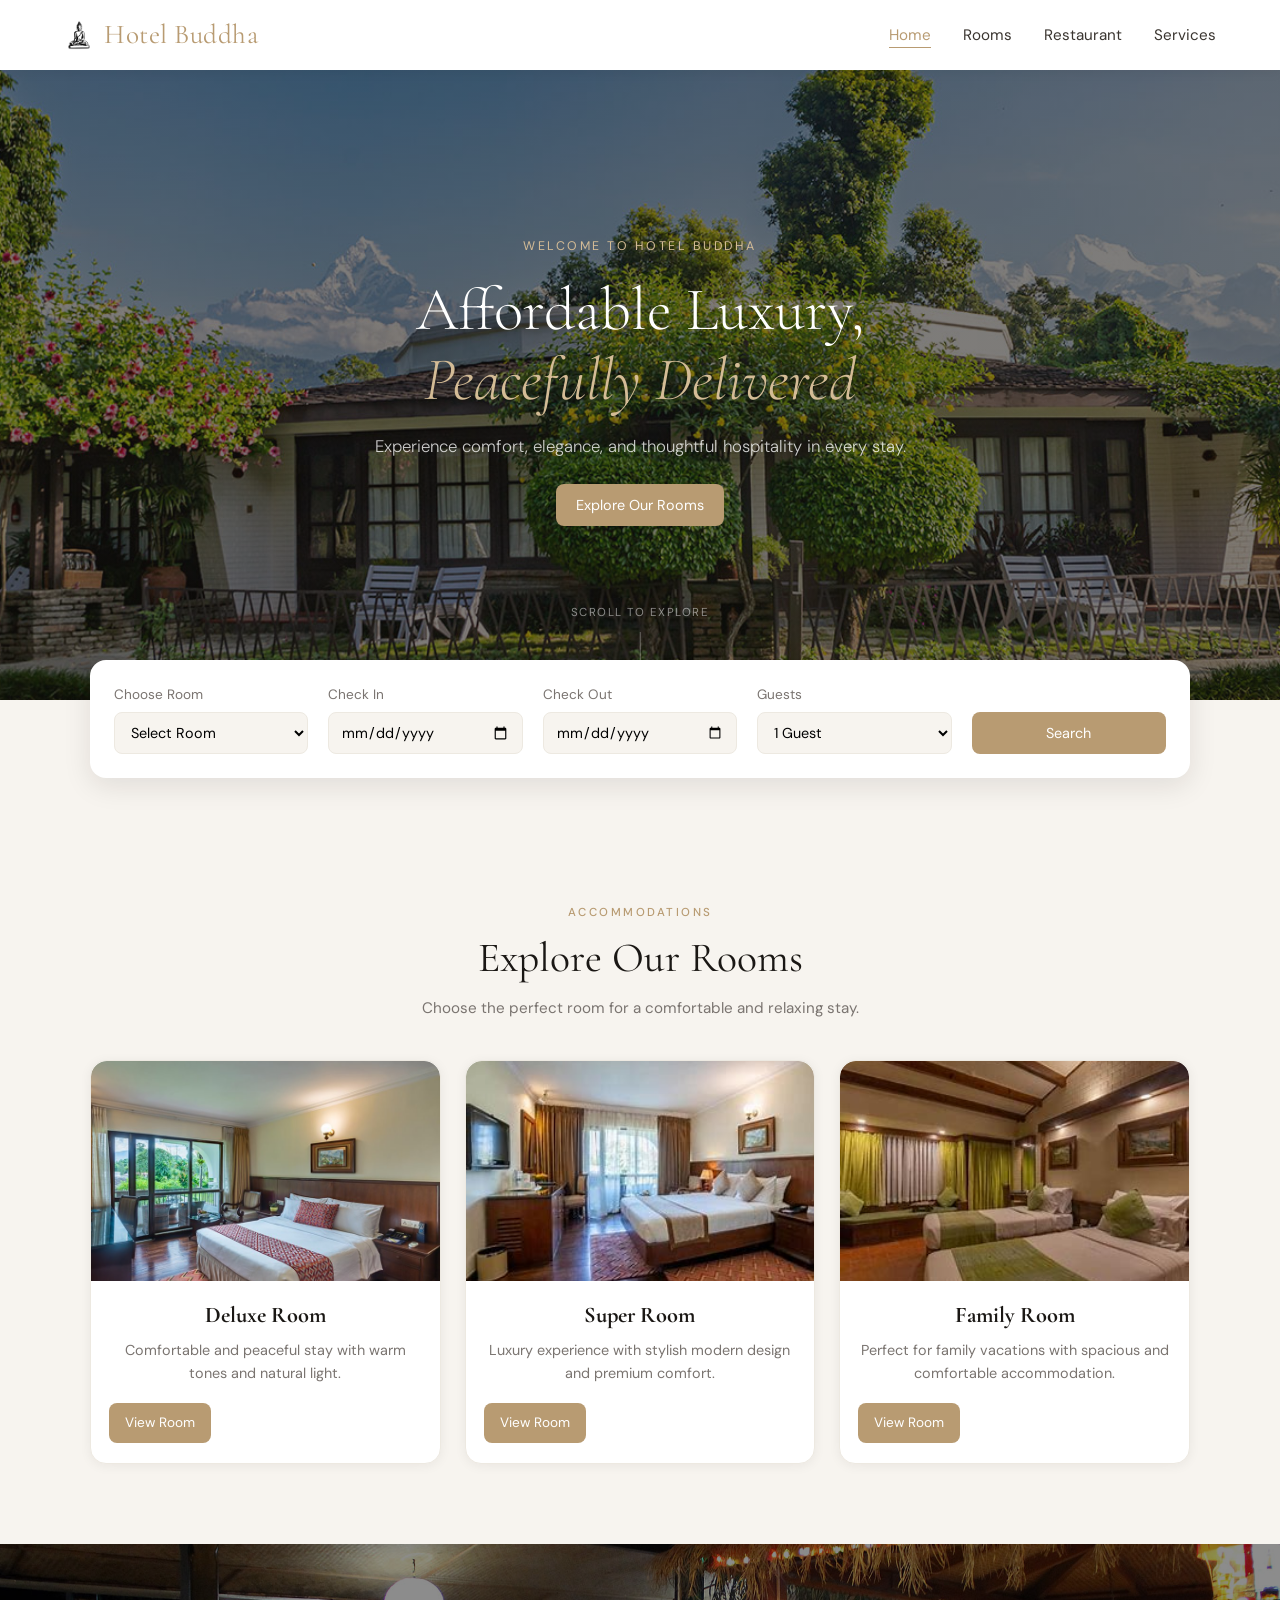
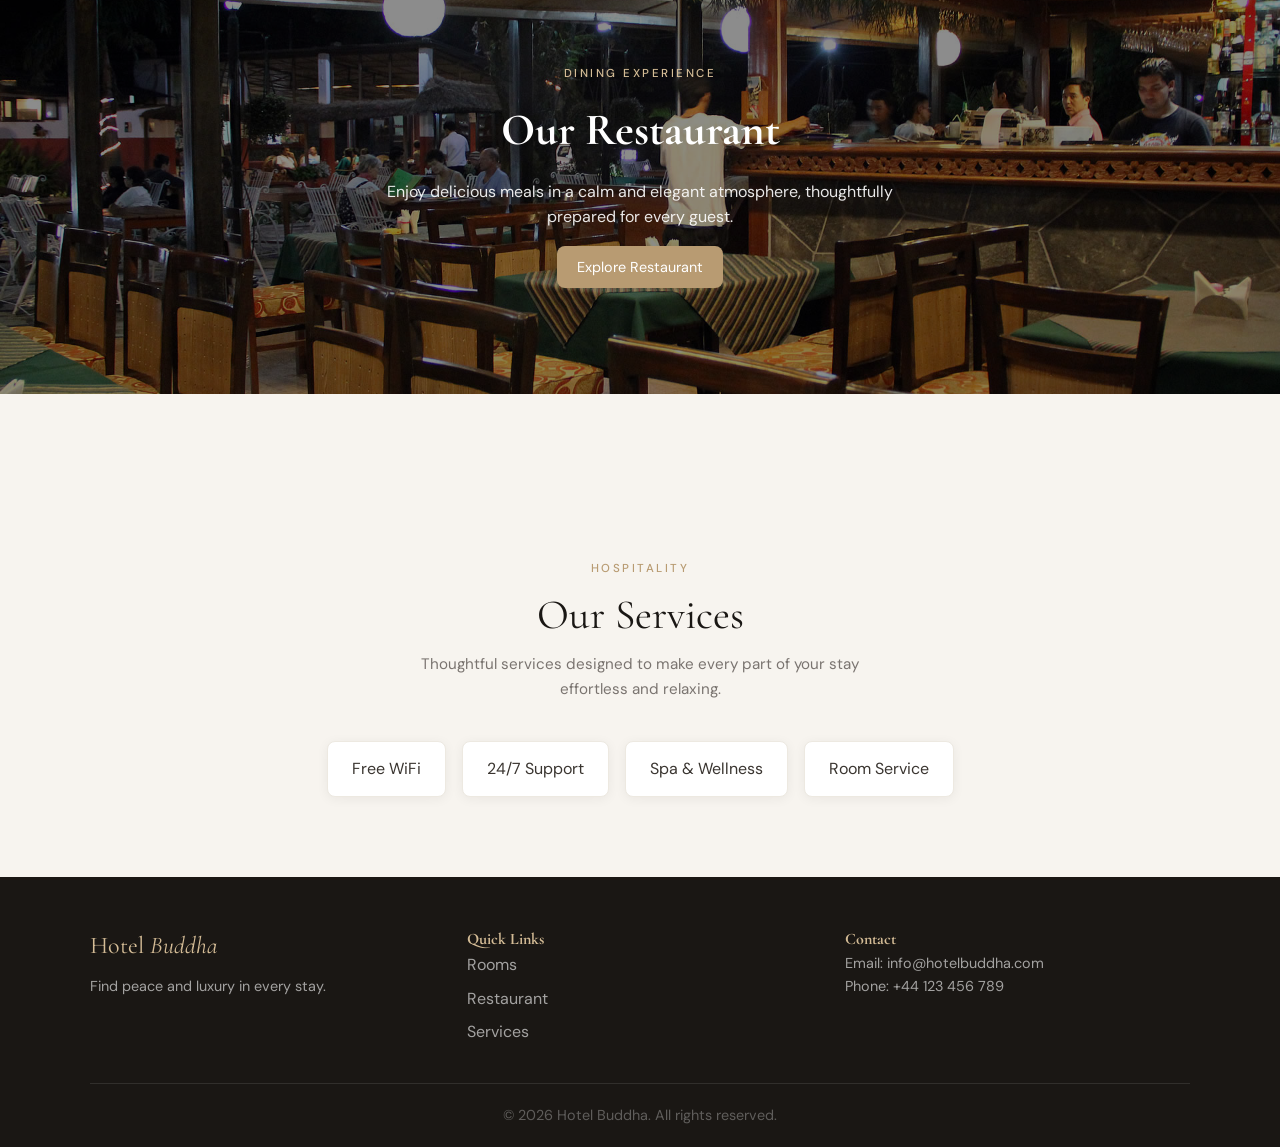
<file: index.html>
<!DOCTYPE html>
<html lang="en">
<head>
    <meta charset="UTF-8">
    <meta name="viewport" content="width=device-width, initial-scale=1.0">
    <title>Hotel Buddha</title>
    <link rel="icon" href="images/favicon.png">
    <link rel="preconnect" href="https://fonts.googleapis.com">
    <link href="https://fonts.googleapis.com/css2?family=Cormorant+Garamond:ital,wght@0,300;0,400;0,600;1,300;1,400&family=DM+Sans:wght@300;400;500&display=swap" rel="stylesheet">
    <link rel="stylesheet" href="style/Home.css">
</head>
<body>

<div class="scroll-progress" id="scrollProgress"></div>

<header class="header" id="header">
    <nav class="navbar">
        <a href="index.html" class="brand-wrap">
            <img src="images/logo.jpeg" class="logo" alt="Hotel Buddha logo">
            <span class="brand-text">Hotel Buddha</span>
        </a>

        <ul class="nav-links">
            <li><a href="index.html" class="active">Home</a></li>
            <li><a href="rooms.html">Rooms</a></li>
            <li><a href="restaurant.html">Restaurant</a></li>
            <li><a href="services.html">Services</a></li>
        </ul>
    </nav>
</header>

<section class="page-hero">
    <div class="hero-bg"></div>
    <div class="page-hero-content">
        <span class="hero-label">Welcome to Hotel Buddha</span>
        <h1>Affordable Luxury,<br><em>Peacefully Delivered</em></h1>
        <p>Experience comfort, elegance, and thoughtful hospitality in every stay.</p>
        <a href="room.html" class="btn-filled">Explore Our Rooms</a>
    </div>
    <div class="hero-scroll-hint">
        <span>Scroll to explore</span>
        <div class="scroll-line"></div>
    </div>
</section>

<section class="booking-bar-section fade-in">
    <div class="booking-bar">
        <form id="bookingForm">
            <div class="input-box">
                <label for="roomType">Choose Room</label>
                <select id="roomType" required>
                    <option value="">Select Room</option>
                    <option value="super">Super Room</option>
                    <option value="deluxe">Deluxe Room</option>
                    <option value="family">Family Room</option>
                </select>
            </div>

            <div class="input-box">
                <label for="checkin">Check In</label>
                <input type="date" id="checkin" required>
            </div>

            <div class="input-box">
                <label for="checkout">Check Out</label>
                <input type="date" id="checkout" required>
            </div>

            <div class="input-box">
                <label for="guests">Guests</label>
                <select id="guests">
                    <option>1 Guest</option>
                    <option>2 Guests</option>
                    <option>3 Guests</option>
                    <option>4+ Guests</option>
                </select>
            </div>
            <button type="submit" class="search-btn">Search</button>
        </form>
    </div>
</section>

<section class="section-title fade-in">
    <span class="section-label">Accommodations</span>
    <h2>Explore Our Rooms</h2>
    <p>Choose the perfect room for a comfortable and relaxing stay.</p>
</section>

<section class="rooms-preview">
    <div class="room-cards">
        <div class="card fade-in">
            <img src="images/deluxe-room.jpg" alt="Deluxe Room">
            <h3>Deluxe Room</h3>
            <p>Comfortable and peaceful stay with warm tones and natural light.</p>
            <a href="rooms.html" class="card-link">View Room</a>
        </div>

        <div class="card fade-in">
            <img src="images/super-room.jpg" alt="Super Room">
            <h3>Super Room</h3>
            <p>Luxury experience with stylish modern design and premium comfort.</p>
            <a href="rooms.html" class="card-link">View Room</a>
        </div>

        <div class="card fade-in">
            <img src="images/family-room.jpg" alt="Family Room">
            <h3>Family Room</h3>
            <p>Perfect for family vacations with spacious and comfortable accommodation.</p>
            <a href="rooms.html" class="card-link">View Room</a>
        </div>
    </div>
</section>

<section class="restaurant-section fade-in">
    <div class="restaurant-overlay"></div>
    <div class="restaurant-content">
        <span class="section-label light">Dining Experience</span>
        <h2>Our Restaurant</h2>
        <p>Enjoy delicious meals in a calm and elegant atmosphere, thoughtfully prepared for every guest.</p>
        <a href="restaurant.html" class="btn-filled">Explore Restaurant</a>
    </div>
</section>

<section class="section-title fade-in">
    <span class="section-label">Hospitality</span>
    <h2>Our Services</h2>
    <p>Thoughtful services designed to make every part of your stay effortless and relaxing.</p>
</section>

<section class="services-preview">
    <div class="service-box">
        <div class="service fade-in">Free WiFi</div>
        <div class="service fade-in">24/7 Support</div>
        <div class="service fade-in">Spa &amp; Wellness</div>
        <div class="service fade-in">Room Service</div>
    </div>
</section>

<footer class="footer">
    <div class="footer-container">
        <div class="footer-col">
            <div class="footer-logo">Hotel <em>Buddha</em></div>
            <p>Find peace and luxury in every stay.</p>
        </div>

        <div class="footer-col">
            <h4>Quick Links</h4>
            <a href="rooms.html">Rooms</a>
            <a href="restaurant.html">Restaurant</a>
            <a href="services.html">Services</a>
        </div>

        <div class="footer-col">
            <h4>Contact</h4>
            <p>Email: info@hotelbuddha.com</p>
            <p>Phone: +44 123 456 789</p>
        </div>
    </div>

    <p class="copyright">© 2026 Hotel Buddha. All rights reserved.</p>
</footer>

<script src="Js/Home.js"></script>
</body>
</html>
</file>
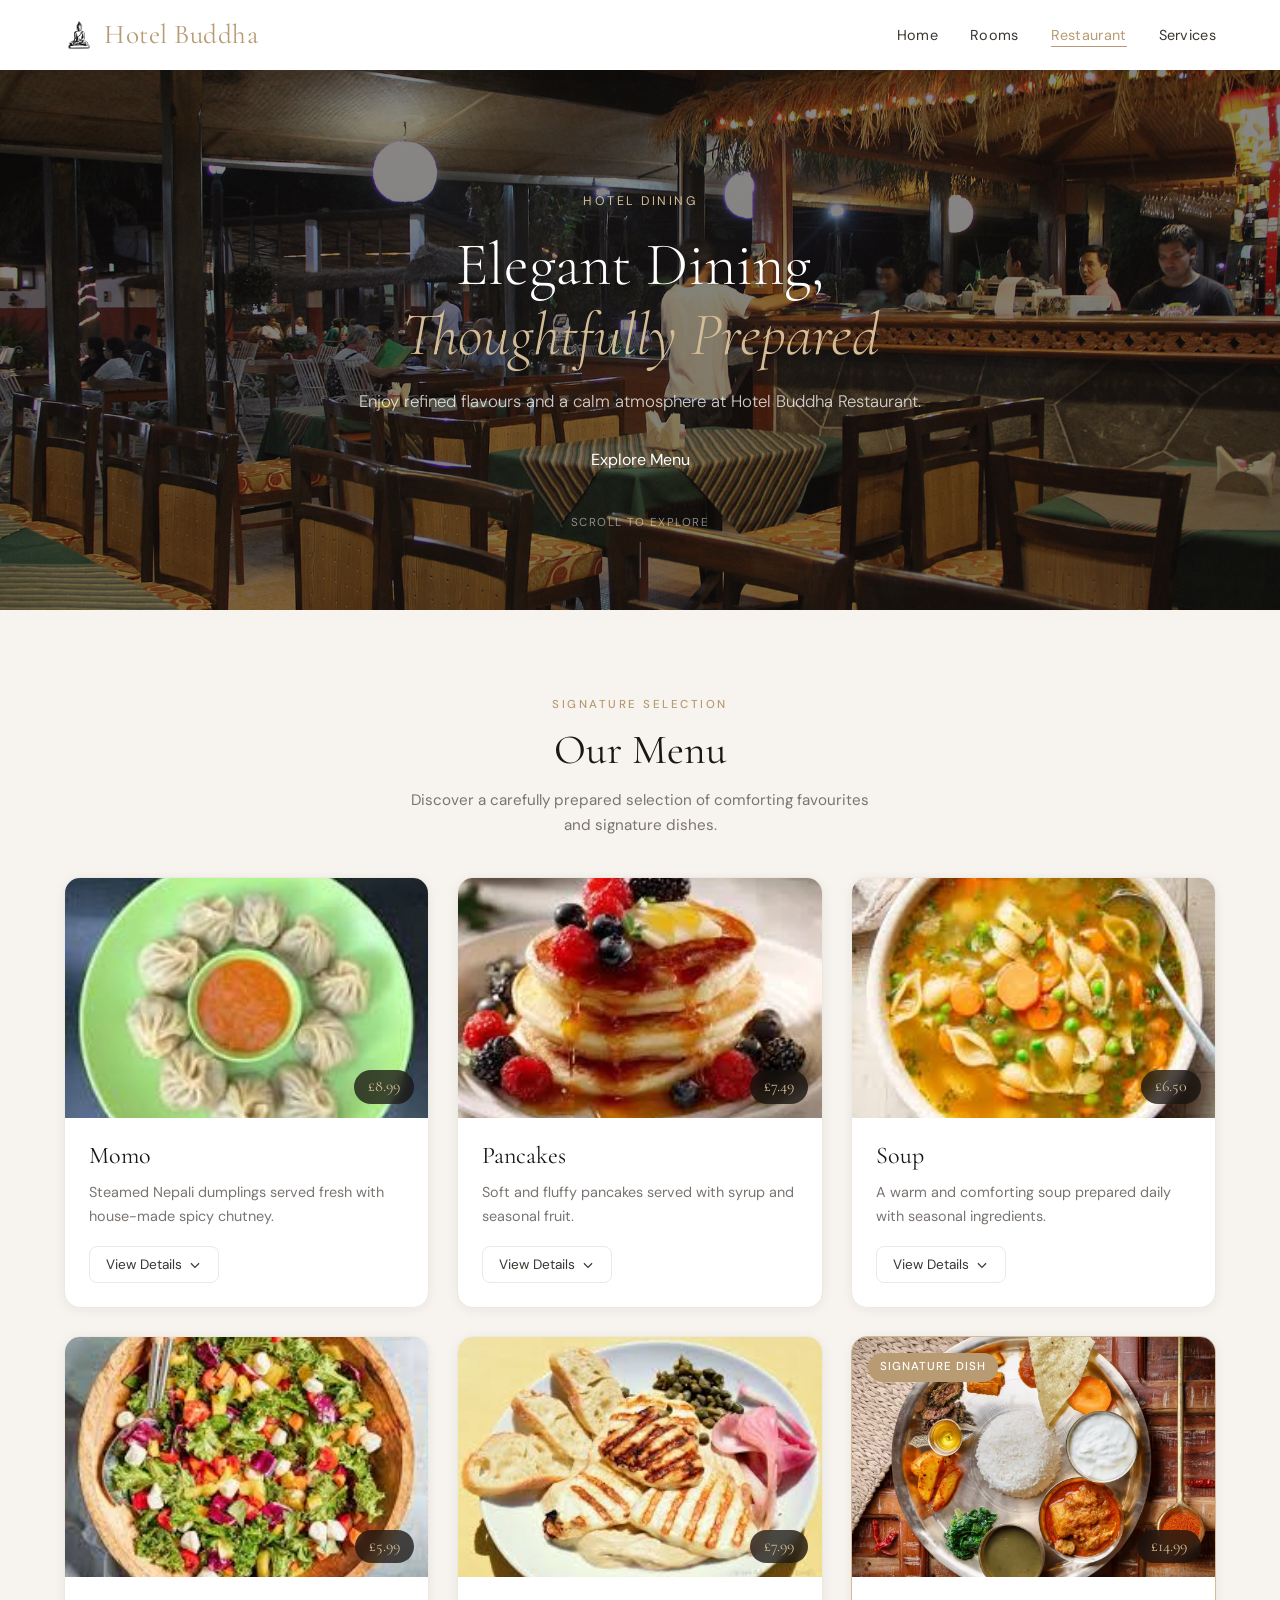
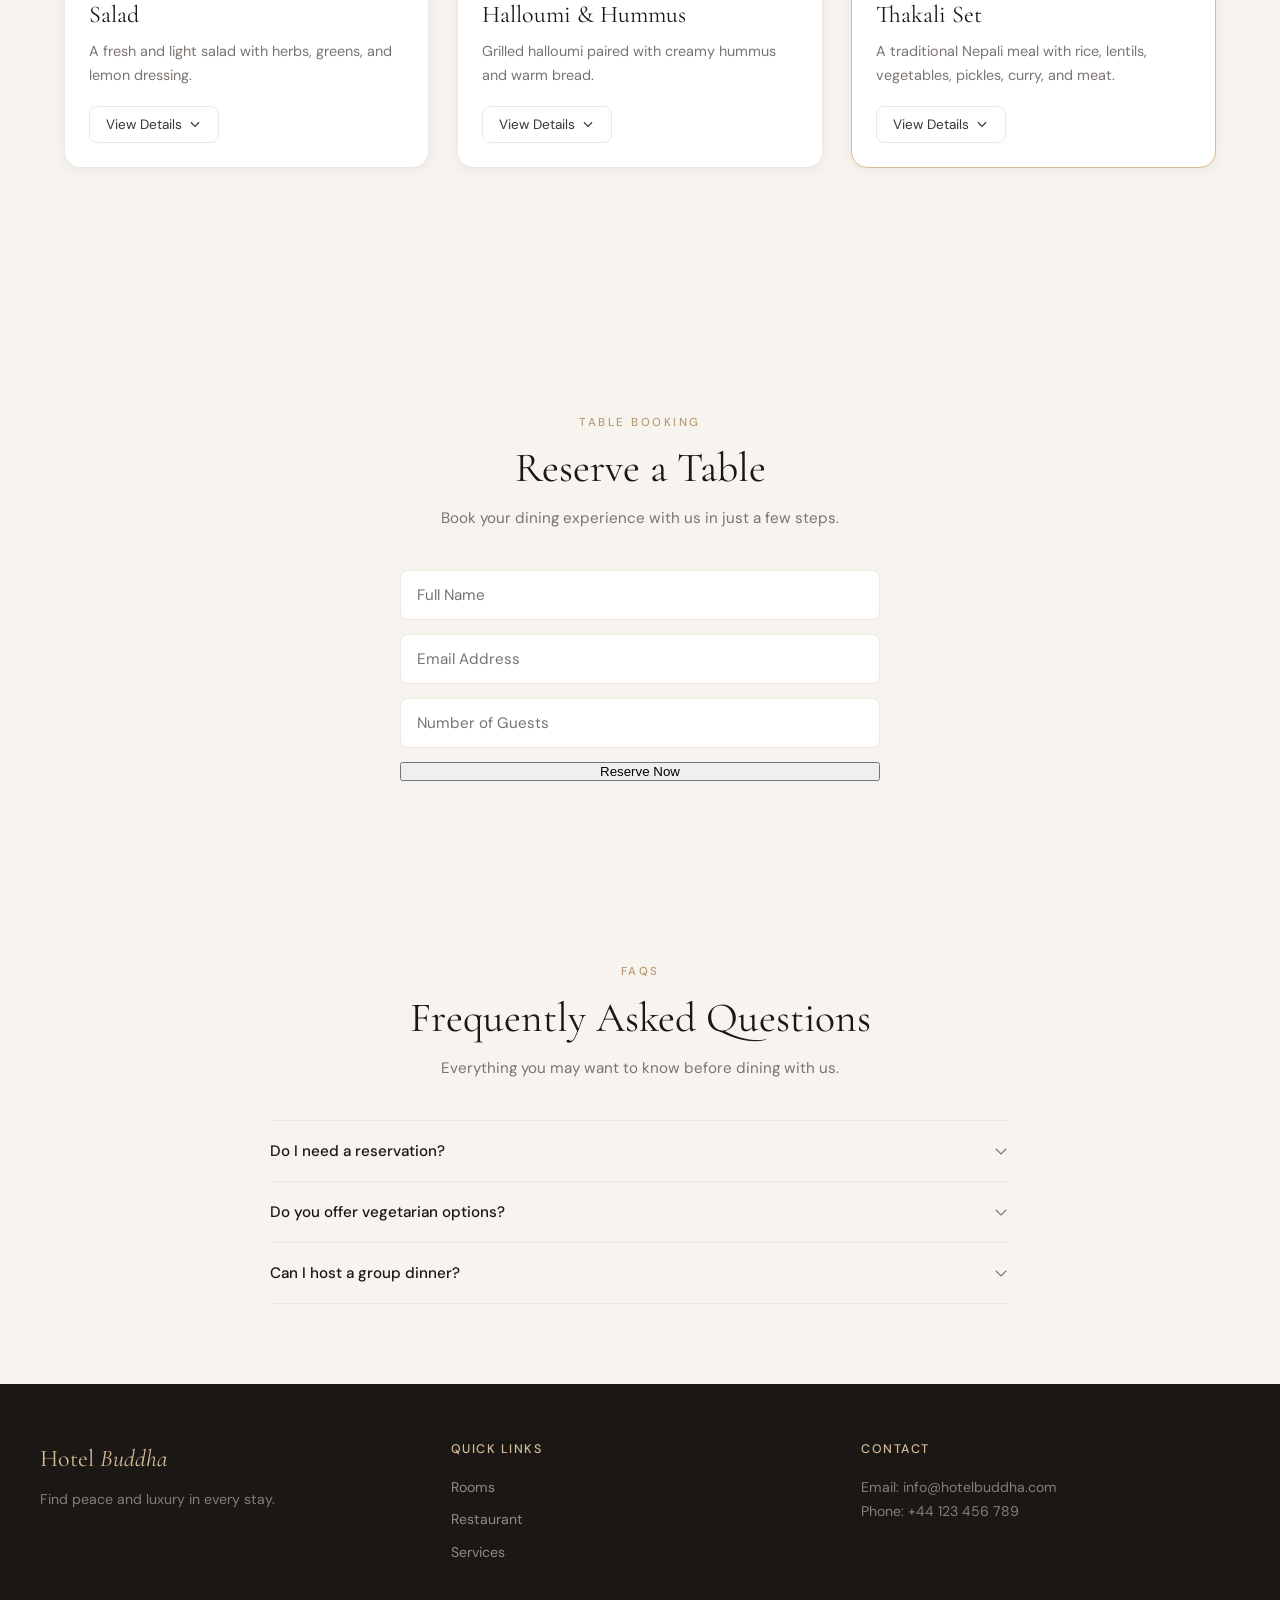
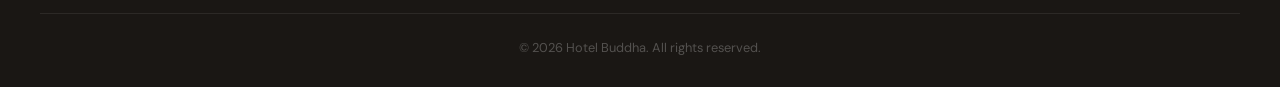
<file: restaurant.html>
<!DOCTYPE html>
<html lang="en">
<head>
    <meta charset="UTF-8">
    <meta name="viewport" content="width=device-width, initial-scale=1.0">
    <title>Restaurant – Hotel Buddha</title>
    <link rel="icon" href="images/favicon.png">
    <link rel="preconnect" href="https://fonts.googleapis.com">
    <link href="https://fonts.googleapis.com/css2?family=Cormorant+Garamond:ital,wght@0,300;0,400;0,600;1,300;1,400&family=DM+Sans:wght@300;400;500&display=swap" rel="stylesheet">
    <link rel="stylesheet" href="style/restaurant.css">
</head>
<body>

<div class="scroll-progress" id="scrollProgress"></div>

<header class="header" id="header">
    <nav class="navbar">
        <a href="index.html" class="brand-wrap">
            <img src="images/logo.jpeg" class="logo" alt="Hotel Buddha logo">
            <span class="brand-text">Hotel Buddha</span>
        </a>

        <ul class="nav-links">
            <li><a href="index.html">Home</a></li>
            <li><a href="rooms.html">Rooms</a></li>
            <li><a href="restaurant.html" class="active">Restaurant</a></li>
            <li><a href="services.html">Services</a></li>
        </ul>
    </nav>
</header>

<section class="page-hero">
    <div class="hero-bg"></div>
    <div class="page-hero-content">
        <span class="hero-label">Hotel Dining</span>
        <h1>Elegant Dining,<br><em>Thoughtfully Prepared</em></h1>
        <p>Enjoy refined flavours and a calm atmosphere at Hotel Buddha Restaurant.</p>
        <a href="#menu" class="btn-filled">Explore Menu</a>
    </div>
    <div class="hero-scroll-hint">
        <span>Scroll to explore</span>
        <div class="scroll-line"></div>
    </div>
</section>

<section class="section-title fade-in">
    <span class="section-label">Signature Selection</span>
    <h2>Our Menu</h2>
    <p>Discover a carefully prepared selection of comforting favourites and signature dishes.</p>
</section>

<section class="menu-section" id="menu">
    <div class="menu-grid">

        <div class="menu-card fade-in">
            <div class="menu-img-wrap">
                <img src="images/momo.jpg" alt="Plate of steamed momo dumplings">
                <div class="menu-tag">£8.99</div>
            </div>
            <div class="menu-content">
                <div class="menu-header">
                    <h3>Momo</h3>
                </div>
                <p>Steamed Nepali dumplings served fresh with house-made spicy chutney.</p>

                <div class="menu-bottom">
                    <button class="view-details-btn" aria-expanded="false" aria-controls="details-momo">
                        <span class="btn-text">View Details</span>
                        <svg class="btn-icon" width="14" height="14" viewBox="0 0 24 24" fill="none" stroke="currentColor" stroke-width="2">
                            <path d="M19 9l-7 7-7-7"/>
                        </svg>
                    </button>
                </div>

                <div class="menu-details" id="details-momo" role="region">
                    <div class="menu-details-inner">
                        <p><strong>Description:</strong> Handcrafted dumplings filled with savoury ingredients and served steaming hot.</p>
                        <p><strong>Best For:</strong> Starter or light meal</p>
                        <p><strong>Serving Style:</strong> With spicy chutney</p>
                    </div>
                </div>
            </div>
        </div>

        <div class="menu-card fade-in">
            <div class="menu-img-wrap">
                <img src="images/pancakes.webp" alt="Stack of pancakes with fruit and syrup">
                <div class="menu-tag">£7.49</div>
            </div>
            <div class="menu-content">
                <div class="menu-header">
                    <h3>Pancakes</h3>
                </div>
                <p>Soft and fluffy pancakes served with syrup and seasonal fruit.</p>

                <div class="menu-bottom">
                    <button class="view-details-btn" aria-expanded="false" aria-controls="details-pancakes">
                        <span class="btn-text">View Details</span>
                        <svg class="btn-icon" width="14" height="14" viewBox="0 0 24 24" fill="none" stroke="currentColor" stroke-width="2">
                            <path d="M19 9l-7 7-7-7"/>
                        </svg>
                    </button>
                </div>

                <div class="menu-details" id="details-pancakes" role="region">
                    <div class="menu-details-inner">
                        <p><strong>Description:</strong> Freshly cooked pancakes with a light texture and sweet finish.</p>
                        <p><strong>Best For:</strong> Breakfast or dessert</p>
                        <p><strong>Serving Style:</strong> Syrup and seasonal fruit</p>
                    </div>
                </div>
            </div>
        </div>

        <div class="menu-card fade-in">
            <div class="menu-img-wrap">
                <img src="images/soup.jpg" alt="Bowl of warm soup">
                <div class="menu-tag">£6.50</div>
            </div>
            <div class="menu-content">
                <div class="menu-header">
                    <h3>Soup</h3>
                </div>
                <p>A warm and comforting soup prepared daily with seasonal ingredients.</p>

                <div class="menu-bottom">
                    <button class="view-details-btn" aria-expanded="false" aria-controls="details-soup">
                        <span class="btn-text">View Details</span>
                        <svg class="btn-icon" width="14" height="14" viewBox="0 0 24 24" fill="none" stroke="currentColor" stroke-width="2">
                            <path d="M19 9l-7 7-7-7"/>
                        </svg>
                    </button>
                </div>

                <div class="menu-details" id="details-soup" role="region">
                    <div class="menu-details-inner">
                        <p><strong>Description:</strong> Fresh seasonal soup prepared in-house.</p>
                        <p><strong>Best For:</strong> Light lunch or starter</p>
                        <p><strong>Serving Style:</strong> Served hot</p>
                    </div>
                </div>
            </div>
        </div>

        <div class="menu-card fade-in">
            <div class="menu-img-wrap">
                <img src="images/salad.jpeg" alt="Fresh salad bowl">
                <div class="menu-tag">£5.99</div>
            </div>
            <div class="menu-content">
                <div class="menu-header">
                    <h3>Salad</h3>
                </div>
                <p>A fresh and light salad with herbs, greens, and lemon dressing.</p>

                <div class="menu-bottom">
                    <button class="view-details-btn" aria-expanded="false" aria-controls="details-salad">
                        <span class="btn-text">View Details</span>
                        <svg class="btn-icon" width="14" height="14" viewBox="0 0 24 24" fill="none" stroke="currentColor" stroke-width="2">
                            <path d="M19 9l-7 7-7-7"/>
                        </svg>
                    </button>
                </div>

                <div class="menu-details" id="details-salad" role="region">
                    <div class="menu-details-inner">
                        <p><strong>Description:</strong> Crisp greens tossed with olive oil, herbs, and lemon dressing.</p>
                        <p><strong>Best For:</strong> Light meal or side</p>
                        <p><strong>Serving Style:</strong> Freshly prepared</p>
                    </div>
                </div>
            </div>
        </div>

        <div class="menu-card fade-in">
            <div class="menu-img-wrap">
                <img src="images/halloumi.jpeg" alt="Halloumi and hummus platter">
                <div class="menu-tag">£7.99</div>
            </div>
            <div class="menu-content">
                <div class="menu-header">
                    <h3>Halloumi &amp; Hummus</h3>
                </div>
                <p>Grilled halloumi paired with creamy hummus and warm bread.</p>

                <div class="menu-bottom">
                    <button class="view-details-btn" aria-expanded="false" aria-controls="details-halloumi">
                        <span class="btn-text">View Details</span>
                        <svg class="btn-icon" width="14" height="14" viewBox="0 0 24 24" fill="none" stroke="currentColor" stroke-width="2">
                            <path d="M19 9l-7 7-7-7"/>
                        </svg>
                    </button>
                </div>

                <div class="menu-details" id="details-halloumi" role="region">
                    <div class="menu-details-inner">
                        <p><strong>Description:</strong> A savoury combination of grilled halloumi and smooth hummus.</p>
                        <p><strong>Best For:</strong> Starter or sharing plate</p>
                        <p><strong>Serving Style:</strong> With warm bread</p>
                    </div>
                </div>
            </div>
        </div>

        <div class="menu-card menu-featured fade-in">
            <div class="menu-badge">Signature Dish</div>
            <div class="menu-img-wrap">
                <img src="images/thakali.avif" alt="Traditional Nepali thakali set meal">
                <div class="menu-tag">£14.99</div>
            </div>
            <div class="menu-content">
                <div class="menu-header">
                    <h3>Thakali Set</h3>
                </div>
                <p>A traditional Nepali meal with rice, lentils, vegetables, pickles, curry, and meat.</p>

                <div class="menu-bottom">
                    <button class="view-details-btn" aria-expanded="false" aria-controls="details-thakali">
                        <span class="btn-text">View Details</span>
                        <svg class="btn-icon" width="14" height="14" viewBox="0 0 24 24" fill="none" stroke="currentColor" stroke-width="2">
                            <path d="M19 9l-7 7-7-7"/>
                        </svg>
                    </button>
                </div>

                <div class="menu-details" id="details-thakali" role="region">
                    <div class="menu-details-inner">
                        <p><strong>Description:</strong> A complete and comforting Nepali dining experience.</p>
                        <p><strong>Best For:</strong> Main meal</p>
                        <p><strong>Serving Style:</strong> Traditional set platter</p>
                    </div>
                </div>
            </div>
        </div>

    </div>
</section>

<section class="reservation-section fade-in">
    <div class="section-title">
        <span class="section-label">Table Booking</span>
        <h2>Reserve a Table</h2>
        <p>Book your dining experience with us in just a few steps.</p>
    </div>

    <form id="reservationForm" class="reservation-form">
        <input type="text" placeholder="Full Name" required>
        <input type="email" placeholder="Email Address" required>
        <input type="number" min="1" placeholder="Number of Guests" required>
        <button type="submit" class="btn-filled form-btn">Reserve Now</button>
    </form>

    <p id="reservationMsg" class="reservation-message" aria-live="polite"></p>
</section>

<section class="faq-section fade-in">
    <div class="section-title">
        <span class="section-label">FAQs</span>
        <h2>Frequently Asked Questions</h2>
        <p>Everything you may want to know before dining with us.</p>
    </div>

    <div class="faq-list">
        <div class="faq-item">
            <button class="faq-btn" aria-expanded="false" aria-controls="faq1">
                <span>Do I need a reservation?</span>
                <svg class="faq-icon" width="18" height="18" viewBox="0 0 24 24" fill="none" stroke="currentColor" stroke-width="1.5">
                    <path d="M19 9l-7 7-7-7"/>
                </svg>
            </button>
            <div class="faq-body" id="faq1" role="region">
                <p>Reservations are recommended, especially during evenings and weekends, but walk-ins are welcome when tables are available.</p>
            </div>
        </div>

        <div class="faq-item">
            <button class="faq-btn" aria-expanded="false" aria-controls="faq2">
                <span>Do you offer vegetarian options?</span>
                <svg class="faq-icon" width="18" height="18" viewBox="0 0 24 24" fill="none" stroke="currentColor" stroke-width="1.5">
                    <path d="M19 9l-7 7-7-7"/>
                </svg>
            </button>
            <div class="faq-body" id="faq2" role="region">
                <p>Yes, we offer a range of vegetarian dishes and can help guide you through the menu.</p>
            </div>
        </div>

        <div class="faq-item">
            <button class="faq-btn" aria-expanded="false" aria-controls="faq3">
                <span>Can I host a group dinner?</span>
                <svg class="faq-icon" width="18" height="18" viewBox="0 0 24 24" fill="none" stroke="currentColor" stroke-width="1.5">
                    <path d="M19 9l-7 7-7-7"/>
                </svg>
            </button>
            <div class="faq-body" id="faq3" role="region">
                <p>Yes, group dining can be arranged. Contact the hotel in advance so we can prepare the best setup for your party.</p>
            </div>
        </div>
    </div>
</section>

<footer class="footer">
    <div class="footer-container">
        <div class="footer-col">
            <div class="footer-logo">Hotel <em>Buddha</em></div>
            <p>Find peace and luxury in every stay.</p>
        </div>
        <div class="footer-col">
            <h4>Quick Links</h4>
            <a href="rooms.html">Rooms</a>
            <a href="restaurant.html">Restaurant</a>
            <a href="services.html">Services</a>
        </div>
        <div class="footer-col">
            <h4>Contact</h4>
            <p>Email: info@hotelbuddha.com</p>
            <p>Phone: +44 123 456 789</p>
        </div>
    </div>
    <p class="copyright">© 2026 Hotel Buddha. All rights reserved.</p>
</footer>

<script src="Js/restaurant.js"></script>
</body>
</html>
</file>
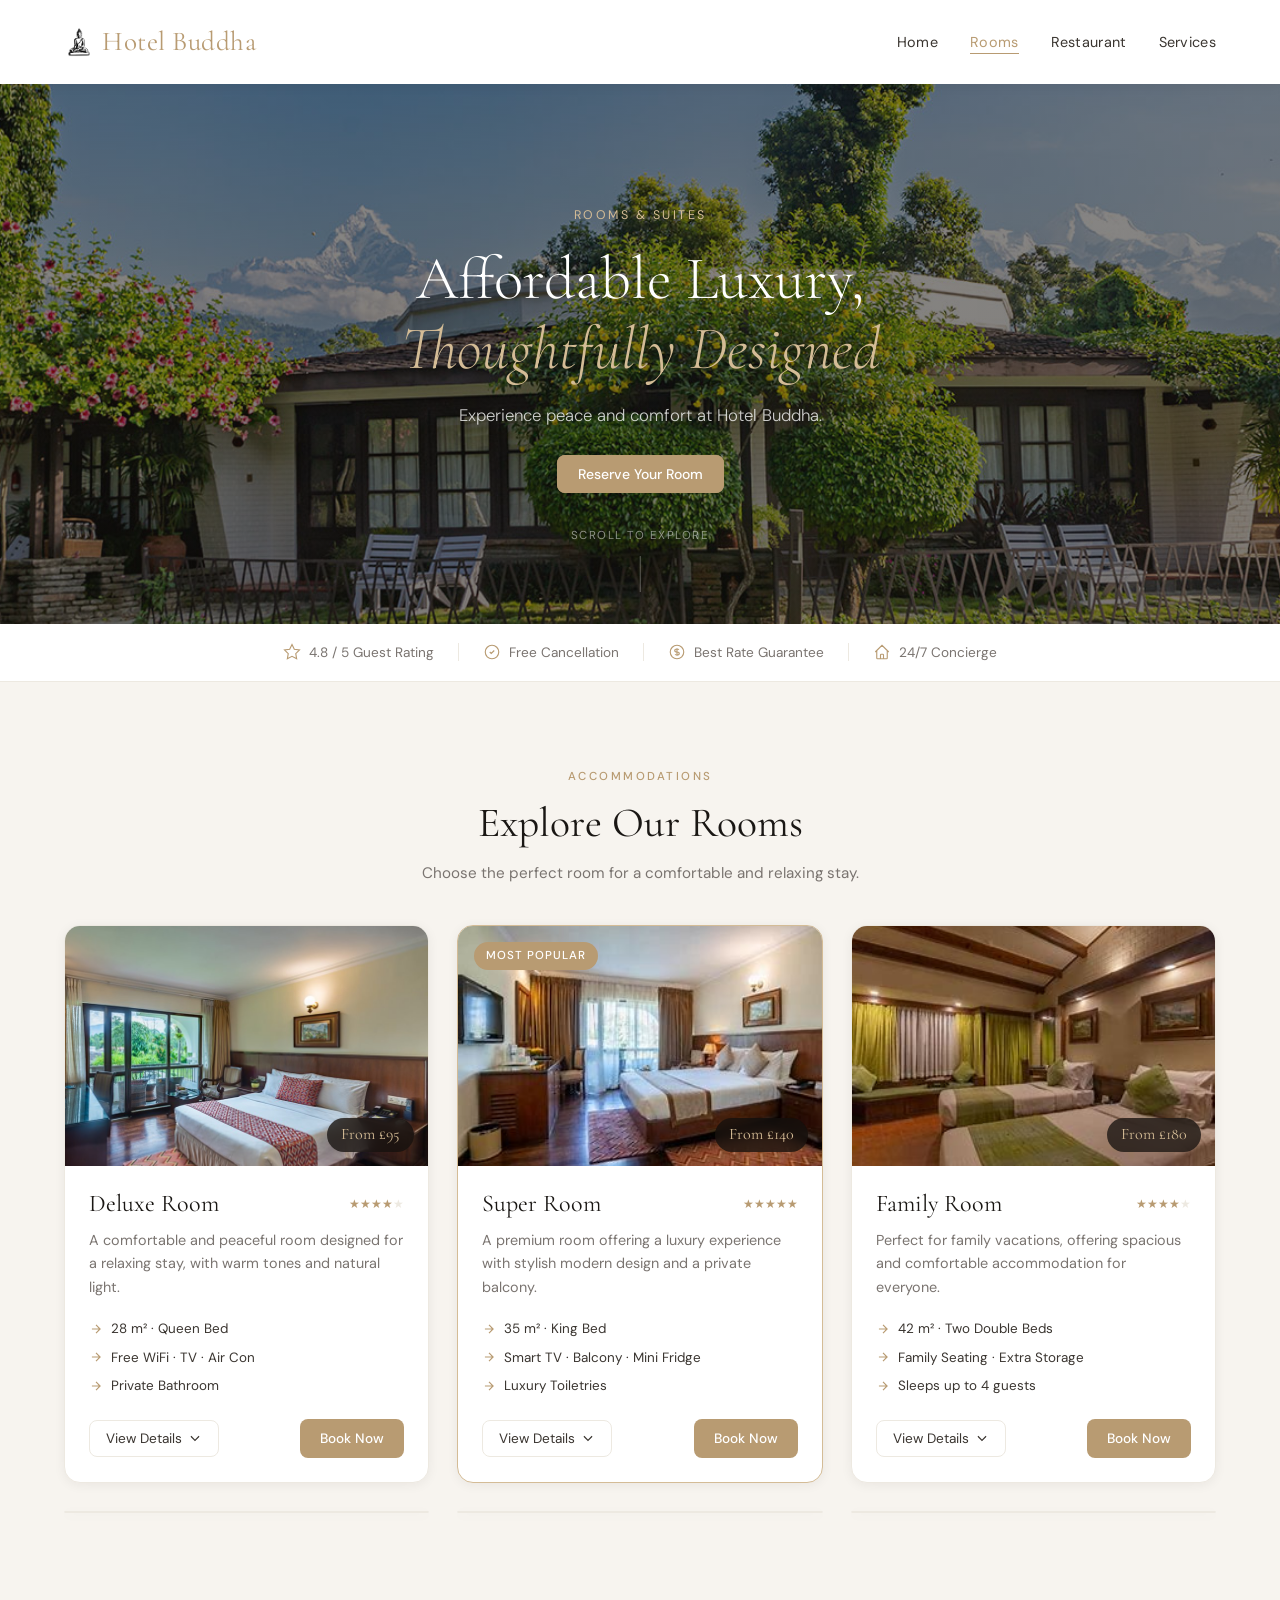
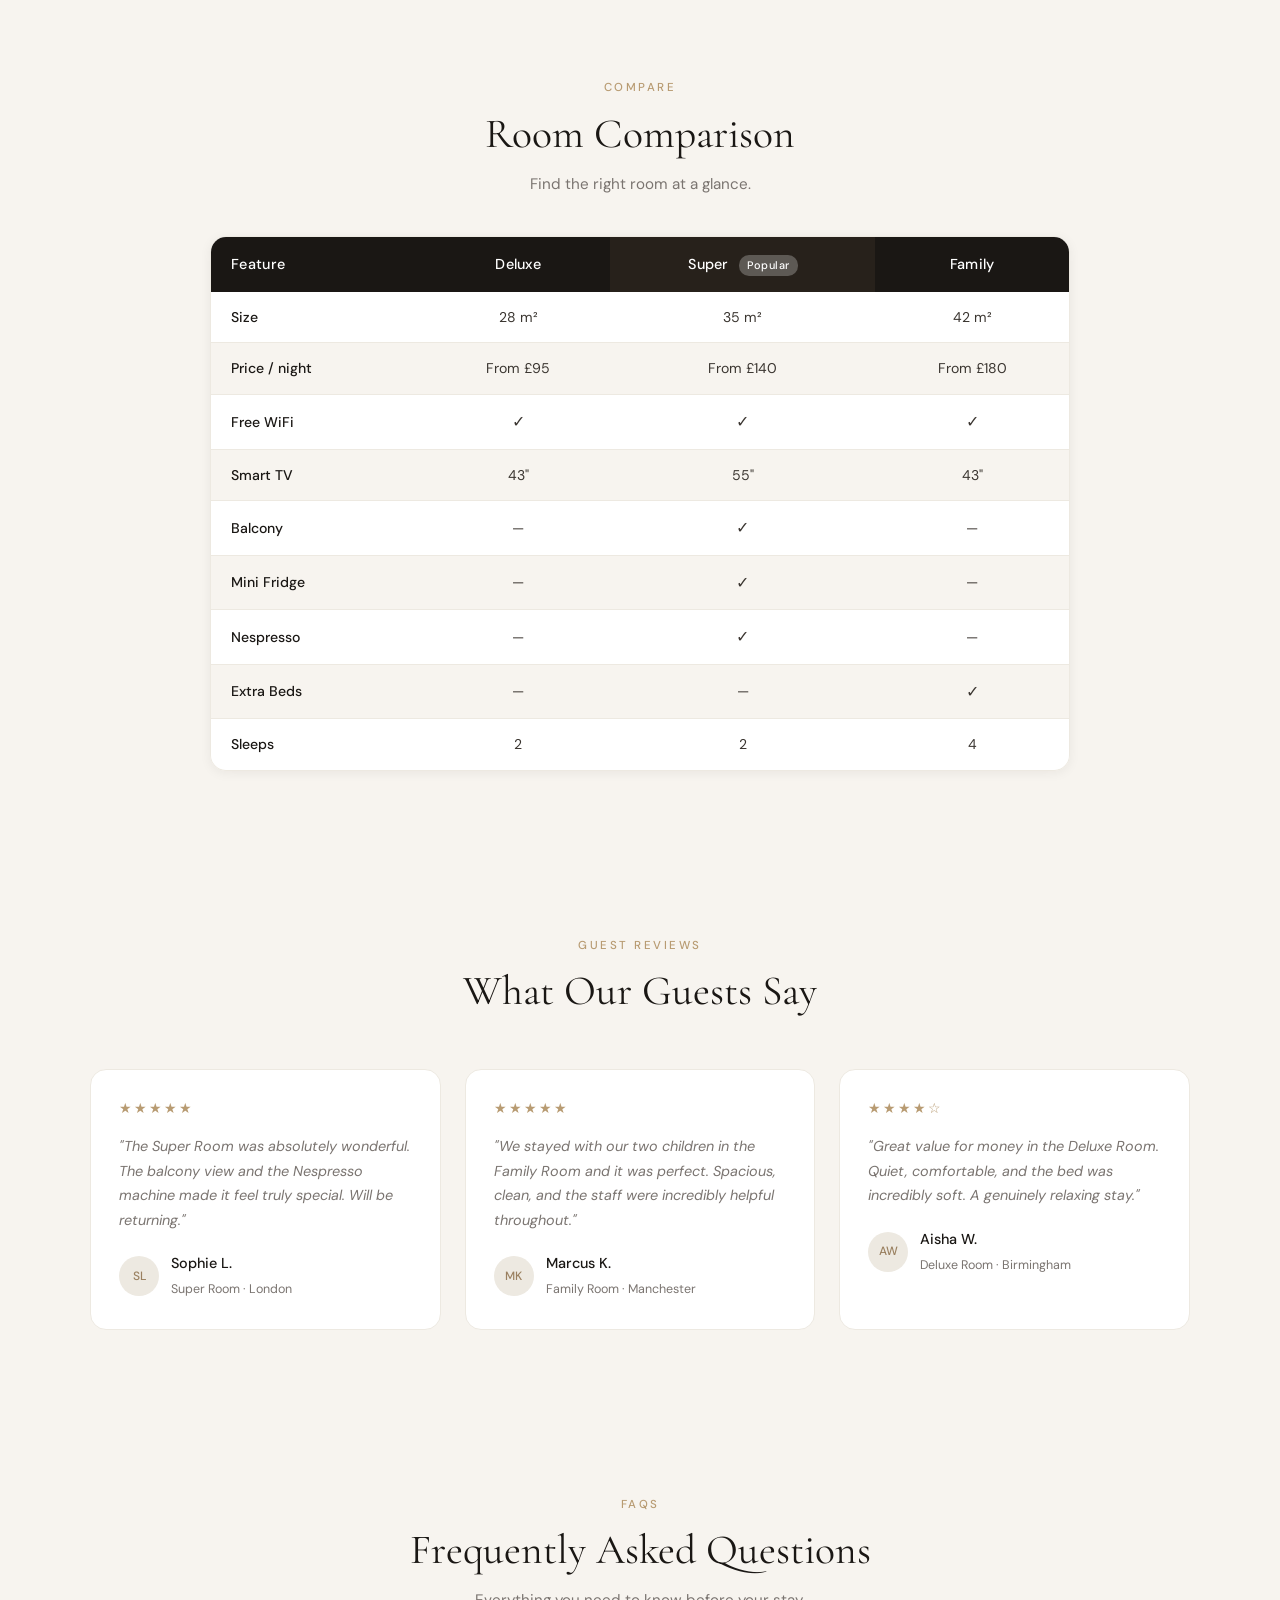
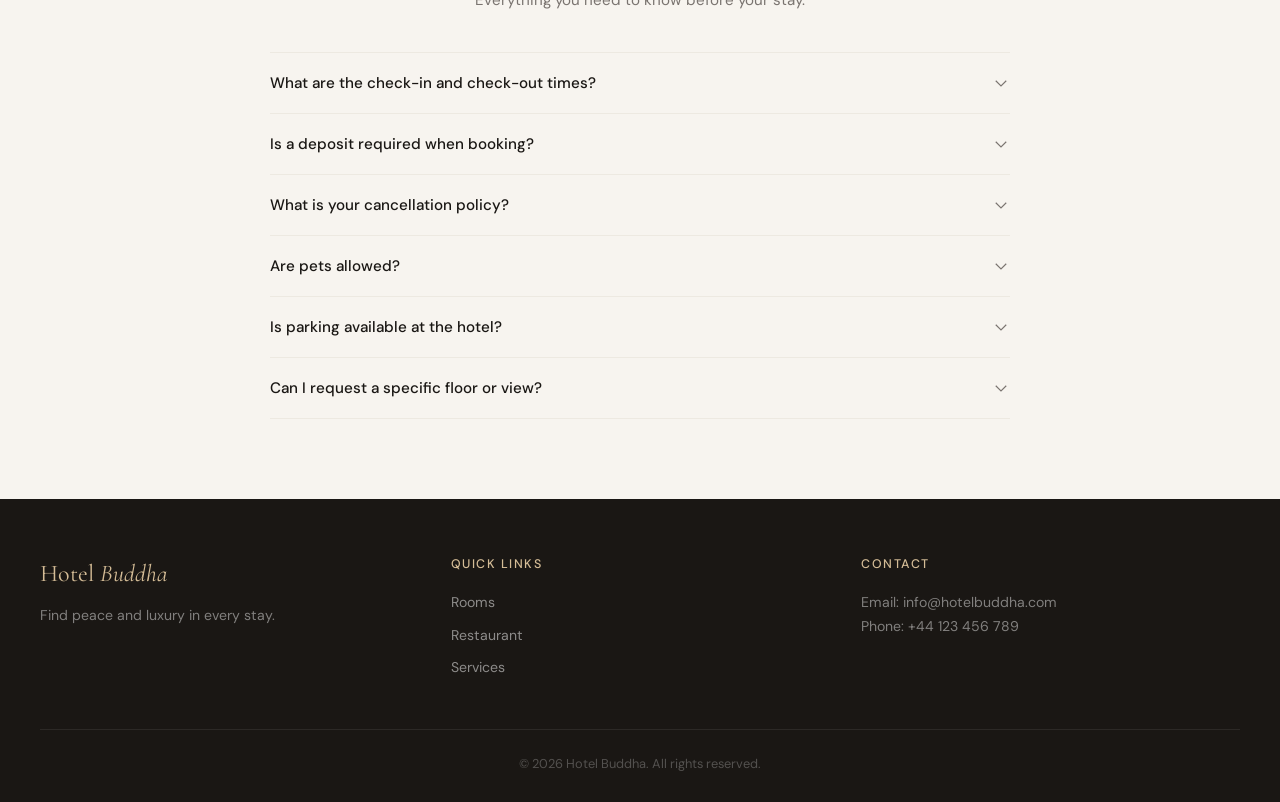
<file: rooms.html>
<!DOCTYPE html>
<html lang="en">
<head>
    <meta charset="UTF-8">
    <meta name="viewport" content="width=device-width, initial-scale=1.0">
    <title>Rooms – Hotel Buddha</title>
    <link rel="icon" href="images/favicon.png">
    <link rel="preconnect" href="https://fonts.googleapis.com">
    <link href="https://fonts.googleapis.com/css2?family=Cormorant+Garamond:ital,wght@0,300;0,400;0,600;1,300;1,400&family=DM+Sans:wght@300;400;500&display=swap" rel="stylesheet">
    <link rel="stylesheet" href="style/rooms.css">
</head>
<body>

<div class="scroll-progress" id="scrollProgress"></div>

<header class="header" id="header">
    <nav class="navbar">
        <a href="index.html" class="brand-wrap">
            <img src="images/logo.jpeg" class="logo" alt="Hotel Buddha logo">
            <span class="brand-text">Hotel Buddha</span>
        </a>

        <ul class="nav-links">
            <li><a href="index.html">Home</a></li>
            <li><a href="rooms.html" class="active">Rooms</a></li>
            <li><a href="restaurant.html">Restaurant</a></li>
            <li><a href="services.html">Services</a></li>
        </ul>

    </nav>
</header>

<section class="page-hero">
    <div class="hero-bg"></div>
    <div class="page-hero-content">
        <span class="hero-label">Rooms &amp; Suites</span>
        <h1>Affordable Luxury,<br><em>Thoughtfully Designed</em></h1>
        <p>Experience peace and comfort at Hotel Buddha.</p>
        <a href="reservation.html#booking" class="btn-filled">Reserve Your Room</a>
    </div>
    <div class="hero-scroll-hint">
        <span>Scroll to explore</span>
        <div class="scroll-line"></div>
    </div>
</section>

<div class="trust-strip">
    <div class="trust-item">
        <svg width="18" height="18" viewBox="0 0 24 24" fill="none" stroke="currentColor" stroke-width="1.5"><path d="M12 2l3.09 6.26L22 9.27l-5 4.87 1.18 6.88L12 17.77l-6.18 3.25L7 14.14 2 9.27l6.91-1.01L12 2z"/></svg>
        <span>4.8 / 5 Guest Rating</span>
    </div>
    <div class="trust-divider"></div>
    <div class="trust-item">
        <svg width="18" height="18" viewBox="0 0 24 24" fill="none" stroke="currentColor" stroke-width="1.5"><path d="M9 12l2 2 4-4m6 2a9 9 0 11-18 0 9 9 0 0118 0z"/></svg>
        <span>Free Cancellation</span>
    </div>
    <div class="trust-divider"></div>
    <div class="trust-item">
        <svg width="18" height="18" viewBox="0 0 24 24" fill="none" stroke="currentColor" stroke-width="1.5"><path d="M12 8c-1.657 0-3 .895-3 2s1.343 2 3 2 3 .895 3 2-1.343 2-3 2m0-8c1.11 0 2.08.402 2.599 1M12 8V7m0 1v8m0 0v1m0-1c-1.11 0-2.08-.402-2.599-1M21 12a9 9 0 11-18 0 9 9 0 0118 0z"/></svg>
        <span>Best Rate Guarantee</span>
    </div>
    <div class="trust-divider"></div>
    <div class="trust-item">
        <svg width="18" height="18" viewBox="0 0 24 24" fill="none" stroke="currentColor" stroke-width="1.5"><path d="M3 12l2-2m0 0l7-7 7 7M5 10v10a1 1 0 001 1h3m10-11l2 2m-2-2v10a1 1 0 01-1 1h-3m-6 0a1 1 0 001-1v-4a1 1 0 011-1h2a1 1 0 011 1v4a1 1 0 001 1m-6 0h6"/></svg>
        <span>24/7 Concierge</span>
    </div>
</div>

<section class="section-title fade-in">
    <span class="section-label">Accommodations</span>
    <h2>Explore Our Rooms</h2>
    <p>Choose the perfect room for a comfortable and relaxing stay.</p>
</section>

<section class="rooms-grid">

    <div class="room-card fade-in">
        <div class="room-img-wrap">
            <img src="images/deluxe-room.jpg" alt="Deluxe Room with queen bed and warm lighting">
            <div class="room-tag">From £95</div>
        </div>
        <div class="room-content">
            <div class="room-header">
                <h3>Deluxe Room</h3>
                <div class="room-stars" aria-label="4 out of 5 stars">
                    <span>★★★★</span><span class="star-empty">★</span>
                </div>
            </div>
            <p>A comfortable and peaceful room designed for a relaxing stay, with warm tones and natural light.</p>

            <ul class="room-amenities">
                <li>
                    <svg width="14" height="14" viewBox="0 0 24 24" fill="none" stroke="currentColor" stroke-width="2"><path d="M5 12h14M12 5l7 7-7 7"/></svg>
                    28 m² · Queen Bed
                </li>
                <li>
                    <svg width="14" height="14" viewBox="0 0 24 24" fill="none" stroke="currentColor" stroke-width="2"><path d="M5 12h14M12 5l7 7-7 7"/></svg>
                    Free WiFi · TV · Air Con
                </li>
                <li>
                    <svg width="14" height="14" viewBox="0 0 24 24" fill="none" stroke="currentColor" stroke-width="2"><path d="M5 12h14M12 5l7 7-7 7"/></svg>
                    Private Bathroom
                </li>
            </ul>

            <div class="room-bottom">
                <button class="view-details-btn" aria-expanded="false" aria-controls="details-deluxe">
                    <span class="btn-text">View Details</span>
                    <svg class="btn-icon" width="14" height="14" viewBox="0 0 24 24" fill="none" stroke="currentColor" stroke-width="2"><path d="M19 9l-7 7-7-7"/></svg>
                </button>
                <a href="reservation.html" class="book-btn">Book Now</a>
            </div>

            <div class="room-details" id="details-deluxe" role="region">
                <div class="room-details-inner">
                    <p><strong>Room Size:</strong> 28 m²</p>
                    <p><strong>Bed Type:</strong> Queen Bed</p>
                    <p><strong>Floor:</strong> 2nd – 4th floor</p>
                    <p><strong>Facilities:</strong> Free WiFi, 43" Smart TV, Air Conditioning, Private Bathroom, Toiletries, Daily Housekeeping</p>
                    <p><strong>Sleeps:</strong> Up to 2 guests</p>
                </div>
            </div>
        </div>
    </div>

    <div class="room-card room-featured fade-in">
        <div class="room-badge">Most Popular</div>
        <div class="room-img-wrap">
            <img src="images/super-room.jpg" alt="Super Room with king bed, balcony and modern decor">
            <div class="room-tag">From £140</div>
        </div>
        <div class="room-content">
            <div class="room-header">
                <h3>Super Room</h3>
                <div class="room-stars" aria-label="5 out of 5 stars">
                    <span>★★★★★</span>
                </div>
            </div>
            <p>A premium room offering a luxury experience with stylish modern design and a private balcony.</p>

            <ul class="room-amenities">
                <li>
                    <svg width="14" height="14" viewBox="0 0 24 24" fill="none" stroke="currentColor" stroke-width="2"><path d="M5 12h14M12 5l7 7-7 7"/></svg>
                    35 m² · King Bed
                </li>
                <li>
                    <svg width="14" height="14" viewBox="0 0 24 24" fill="none" stroke="currentColor" stroke-width="2"><path d="M5 12h14M12 5l7 7-7 7"/></svg>
                    Smart TV · Balcony · Mini Fridge
                </li>
                <li>
                    <svg width="14" height="14" viewBox="0 0 24 24" fill="none" stroke="currentColor" stroke-width="2"><path d="M5 12h14M12 5l7 7-7 7"/></svg>
                    Luxury Toiletries
                </li>
            </ul>

            <div class="room-bottom">
                <button class="view-details-btn" aria-expanded="false" aria-controls="details-super">
                    <span class="btn-text">View Details</span>
                    <svg class="btn-icon" width="14" height="14" viewBox="0 0 24 24" fill="none" stroke="currentColor" stroke-width="2"><path d="M19 9l-7 7-7-7"/></svg>
                </button>
                <a href="reservation.html" class="book-btn">Book Now</a>
            </div>

            <div class="room-details" id="details-super" role="region">
                <div class="room-details-inner">
                    <p><strong>Room Size:</strong> 35 m²</p>
                    <p><strong>Bed Type:</strong> King Bed</p>
                    <p><strong>Floor:</strong> 5th – 7th floor (city views)</p>
                    <p><strong>Facilities:</strong> Free WiFi, 55" Smart TV, Private Balcony, Mini Fridge, Nespresso Machine, Luxury Toiletries</p>
                    <p><strong>Sleeps:</strong> Up to 2 guests</p>
                </div>
            </div>
        </div>
    </div>

    <div class="room-card fade-in">
        <div class="room-img-wrap">
            <img src="images/family-room.jpg" alt="Family Room with two double beds and seating area">
            <div class="room-tag">From £180</div>
        </div>
        <div class="room-content">
            <div class="room-header">
                <h3>Family Room</h3>
                <div class="room-stars" aria-label="4 out of 5 stars">
                    <span>★★★★</span><span class="star-empty">★</span>
                </div>
            </div>
            <p>Perfect for family vacations, offering spacious and comfortable accommodation for everyone.</p>

            <ul class="room-amenities">
                <li>
                    <svg width="14" height="14" viewBox="0 0 24 24" fill="none" stroke="currentColor" stroke-width="2"><path d="M5 12h14M12 5l7 7-7 7"/></svg>
                    42 m² · Two Double Beds
                </li>
                <li>
                    <svg width="14" height="14" viewBox="0 0 24 24" fill="none" stroke="currentColor" stroke-width="2"><path d="M5 12h14M12 5l7 7-7 7"/></svg>
                    Family Seating · Extra Storage
                </li>
                <li>
                    <svg width="14" height="14" viewBox="0 0 24 24" fill="none" stroke="currentColor" stroke-width="2"><path d="M5 12h14M12 5l7 7-7 7"/></svg>
                    Sleeps up to 4 guests
                </li>
            </ul>

            <div class="room-bottom">
                <button class="view-details-btn" aria-expanded="false" aria-controls="details-family">
                    <span class="btn-text">View Details</span>
                    <svg class="btn-icon" width="14" height="14" viewBox="0 0 24 24" fill="none" stroke="currentColor" stroke-width="2"><path d="M19 9l-7 7-7-7"/></svg>
                </button>
                <a href="reservation.html#booking" class="book-btn">Book Now</a>
            </div>

            <div class="room-details" id="details-family" role="region">
                <div class="room-details-inner">
                    <p><strong>Room Size:</strong> 42 m²</p>
                    <p><strong>Bed Type:</strong> Two Double Beds</p>
                    <p><strong>Floor:</strong> 2nd – 5th floor</p>
                    <p><strong>Facilities:</strong> Free WiFi, TV, Family Seating Area, Extra Storage, Cot Available on Request</p>
                    <p><strong>Sleeps:</strong> Up to 4 guests</p>
                </div>
            </div>
        </div>
    </div>
<div class="room-card" id="deluxe">
    <!-- Deluxe room content -->
</div>

<div class="room-card" id="super">
    <!-- Super room content -->
</div>

<div class="room-card" id="family">
    <!-- Family room content -->
</div>

</section>

<section class="comparison-section fade-in">
    <div class="section-title">
        <span class="section-label">Compare</span>
        <h2>Room Comparison</h2>
        <p>Find the right room at a glance.</p>
    </div>
    <div class="comparison-table-wrap">
        <table class="comparison-table" role="table" aria-label="Room amenities comparison">
            <thead>
                <tr>
                    <th scope="col">Feature</th>
                    <th scope="col">Deluxe</th>
                    <th scope="col" class="featured-col">Super <span class="pop-badge">Popular</span></th>
                    <th scope="col">Family</th>
                </tr>
            </thead>
            <tbody>
                <tr><td>Size</td><td>28 m²</td><td>35 m²</td><td>42 m²</td></tr>
                <tr><td>Price / night</td><td>From £95</td><td>From £140</td><td>From £180</td></tr>
                <tr><td>Free WiFi</td><td class="check">✓</td><td class="check">✓</td><td class="check">✓</td></tr>
                <tr><td>Smart TV</td><td>43"</td><td>55"</td><td>43"</td></tr>
                <tr><td>Balcony</td><td class="cross">—</td><td class="check">✓</td><td class="cross">—</td></tr>
                <tr><td>Mini Fridge</td><td class="cross">—</td><td class="check">✓</td><td class="cross">—</td></tr>
                <tr><td>Nespresso</td><td class="cross">—</td><td class="check">✓</td><td class="cross">—</td></tr>
                <tr><td>Extra Beds</td><td class="cross">—</td><td class="cross">—</td><td class="check">✓</td></tr>
                <tr><td>Sleeps</td><td>2</td><td>2</td><td>4</td></tr>
            </tbody>
        </table>
    </div>
</section>

<section class="testimonials-section fade-in">
    <div class="section-title">
        <span class="section-label">Guest Reviews</span>
        <h2>What Our Guests Say</h2>
    </div>
    <div class="testimonials-grid">
        <div class="testimonial-card">
            <div class="t-stars">★★★★★</div>
            <p>"The Super Room was absolutely wonderful. The balcony view and the Nespresso machine made it feel truly special. Will be returning."</p>
            <div class="t-author">
                <div class="t-avatar">SL</div>
                <div>
                    <strong>Sophie L.</strong>
                    <span>Super Room · London</span>
                </div>
            </div>
        </div>
        <div class="testimonial-card">
            <div class="t-stars">★★★★★</div>
            <p>"We stayed with our two children in the Family Room and it was perfect. Spacious, clean, and the staff were incredibly helpful throughout."</p>
            <div class="t-author">
                <div class="t-avatar">MK</div>
                <div>
                    <strong>Marcus K.</strong>
                    <span>Family Room · Manchester</span>
                </div>
            </div>
        </div>
        <div class="testimonial-card">
            <div class="t-stars">★★★★☆</div>
            <p>"Great value for money in the Deluxe Room. Quiet, comfortable, and the bed was incredibly soft. A genuinely relaxing stay."</p>
            <div class="t-author">
                <div class="t-avatar">AW</div>
                <div>
                    <strong>Aisha W.</strong>
                    <span>Deluxe Room · Birmingham</span>
                </div>
            </div>
        </div>
    </div>
</section>

<section class="faq-section fade-in">
    <div class="section-title">
        <span class="section-label">FAQs</span>
        <h2>Frequently Asked Questions</h2>
        <p>Everything you need to know before your stay.</p>
    </div>

    <div class="faq-list">

        <div class="faq-item">
            <button class="faq-btn" aria-expanded="false" aria-controls="faq1">
                <span>What are the check-in and check-out times?</span>
                <svg class="faq-icon" width="18" height="18" viewBox="0 0 24 24" fill="none" stroke="currentColor" stroke-width="1.5"><path d="M19 9l-7 7-7-7"/></svg>
            </button>
            <div class="faq-body" id="faq1" role="region">
                <p>Check-in is from 3:00 PM and check-out is by 11:00 AM. Early check-in and late check-out can be arranged subject to availability — contact us in advance and we will do our best to accommodate you.</p>
            </div>
        </div>

        <div class="faq-item">
            <button class="faq-btn" aria-expanded="false" aria-controls="faq2">
                <span>Is a deposit required when booking?</span>
                <svg class="faq-icon" width="18" height="18" viewBox="0 0 24 24" fill="none" stroke="currentColor" stroke-width="1.5"><path d="M19 9l-7 7-7-7"/></svg>
            </button>
            <div class="faq-body" id="faq2" role="region">
                <p>We require a one-night deposit to secure your booking, which is deducted from your final bill at checkout. The deposit is fully refundable if you cancel at least 48 hours before your check-in date.</p>
            </div>
        </div>

        <div class="faq-item">
            <button class="faq-btn" aria-expanded="false" aria-controls="faq3">
                <span>What is your cancellation policy?</span>
                <svg class="faq-icon" width="18" height="18" viewBox="0 0 24 24" fill="none" stroke="currentColor" stroke-width="1.5"><path d="M19 9l-7 7-7-7"/></svg>
            </button>
            <div class="faq-body" id="faq3" role="region">
                <p>Cancellations made 48 hours or more before check-in receive a full refund. Cancellations within 48 hours are non-refundable. For group bookings of 3 or more rooms, a 7-day notice is required.</p>
            </div>
        </div>

        <div class="faq-item">
            <button class="faq-btn" aria-expanded="false" aria-controls="faq4">
                <span>Are pets allowed?</span>
                <svg class="faq-icon" width="18" height="18" viewBox="0 0 24 24" fill="none" stroke="currentColor" stroke-width="1.5"><path d="M19 9l-7 7-7-7"/></svg>
            </button>
            <div class="faq-body" id="faq4" role="region">
                <p>Yes, we are pet-friendly. Small pets under 10 kg are welcome in all room types with prior notice. A small supplement applies per night — please let us know at the time of booking.</p>
            </div>
        </div>

        <div class="faq-item">
            <button class="faq-btn" aria-expanded="false" aria-controls="faq5">
                <span>Is parking available at the hotel?</span>
                <svg class="faq-icon" width="18" height="18" viewBox="0 0 24 24" fill="none" stroke="currentColor" stroke-width="1.5"><path d="M19 9l-7 7-7-7"/></svg>
            </button>
            <div class="faq-body" id="faq5" role="region">
                <p>Yes, we offer private on-site parking for guests at no extra charge. Spaces are first-come, first-served. Please mention your vehicle at check-in so we can reserve a spot for you.</p>
            </div>
        </div>

        <div class="faq-item">
            <button class="faq-btn" aria-expanded="false" aria-controls="faq6">
                <span>Can I request a specific floor or view?</span>
                <svg class="faq-icon" width="18" height="18" viewBox="0 0 24 24" fill="none" stroke="currentColor" stroke-width="1.5"><path d="M19 9l-7 7-7-7"/></svg>
            </button>
            <div class="faq-body" id="faq6" role="region">
                <p>We are happy to note floor or view preferences on your booking. While we cannot guarantee specific rooms, we do our best to accommodate requests. Guests booking the Super Room are automatically placed on higher floors with city views.</p>
            </div>
        </div>

    </div>
</section>

<footer class="footer">
    <div class="footer-container">
        <div class="footer-col">
            <div class="footer-logo">Hotel <em>Buddha</em></div>
            <p>Find peace and luxury in every stay.</p>
        </div>
        <div class="footer-col">
            <h4>Quick Links</h4>
            <a href="rooms.html">Rooms</a>
            <a href="restaurant.html">Restaurant</a>
            <a href="services.html">Services</a>
        </div>
        <div class="footer-col">
            <h4>Contact</h4>
            <p>Email: info@hotelbuddha.com</p>
            <p>Phone: +44 123 456 789</p>
        </div>
    </div>
    <p class="copyright">© 2026 Hotel Buddha. All rights reserved.</p>
</footer>

<div id="toastContainer" class="toast-container" aria-live="polite" aria-atomic="true"></div>

<script src="Js/rooms.js"></script>
</body>
</html>
</file>
<file: style/Home.css>
:root {
    --gold: #b89b72;
    --gold-dark: #9a8060;
    --gold-light: #d4bc96;
    --cream: #f7f4ef;
    --cream-dark: #ede9e1;
    --ink: #1a1714;
    --ink-mid: #3a3530;
    --muted: #7a7470;
    --white: #ffffff;

    --radius: 16px;
    --radius-sm: 8px;

    --shadow-sm: 0 2px 12px rgba(26, 23, 20, 0.06);
    --shadow-md: 0 8px 28px rgba(26, 23, 20, 0.10);
    --shadow-lg: 0 16px 48px rgba(26, 23, 20, 0.14);

    --transition: 0.35s cubic-bezier(0.4, 0, 0.2, 1);
}

*,
*::before,
*::after {
    margin: 0;
    padding: 0;
    box-sizing: border-box;
}

html {
    scroll-behavior: smooth;
}

body {
    background: var(--cream);
    font-family: 'DM Sans', sans-serif;
    color: var(--ink-mid);
    line-height: 1.6;
}

a {
    text-decoration: none;
    color: inherit;
}

img {
    display: block;
    max-width: 100%;
}

.scroll-progress {
    position: fixed;
    top: 0;
    left: 0;
    height: 2px;
    width: 0%;
    background: var(--gold);
    z-index: 9999;
    transition: width 0.1s linear;
}

.header {
    background: rgba(255, 255, 255, 0.95);
    backdrop-filter: blur(12px);
    -webkit-backdrop-filter: blur(12px);
    box-shadow: var(--shadow-sm);
    position: sticky;
    top: 0;
    z-index: 1000;
    transition: padding var(--transition);
}

.header.scrolled .navbar {
    padding: 12px 20px;
}

.navbar {
    max-width: 1200px;
    margin: auto;
    padding: 20px 24px;
    display: flex;
    justify-content: space-between;
    align-items: center;
    transition: padding var(--transition);
}

.brand-wrap {
    display: inline-flex;
    align-items: center;
    gap: 10px;
    flex-shrink: 0;
}

.logo {
    width: 30px;
    height: 30px;
    object-fit: contain;
    display: block;
    flex-shrink: 0;
}

.brand-text {
    font-family: 'Cormorant Garamond', serif;
    font-size: 1.7rem;
    font-weight: 400;
    color: var(--gold);
    letter-spacing: 0.5px;
    line-height: 1;
    display: inline-block;
}

.nav-links {
    display: flex;
    gap: 32px;
    list-style: none;
}

.nav-links a {
    font-size: 0.95rem;
    color: var(--ink-mid);
    position: relative;
    padding-bottom: 3px;
    transition: color 0.25s ease;
}

.nav-links a::after {
    content: "";
    position: absolute;
    bottom: 0;
    left: 0;
    width: 0%;
    height: 1.5px;
    background: var(--gold);
    transition: width 0.3s ease;
}

.nav-links a:hover,
.nav-links a.active {
    color: var(--gold);
}

.nav-links a:hover::after,
.nav-links a.active::after {
    width: 100%;
}

.page-hero {
    position: relative;
    min-height: 70vh;
    display: flex;
    align-items: center;
    justify-content: center;
    text-align: center;
    padding: 80px 24px 100px;
    overflow: hidden;
    color: var(--white);
}

.hero-bg {
    position: absolute;
    inset: 0;
    background:
        linear-gradient(rgba(20, 17, 14, 0.55), rgba(20, 17, 14, 0.55)),
        url('../images/room-hero.jpg') center/cover no-repeat;
    transform: scale(1.04);
    transition: transform 8s ease;
}

.page-hero:hover .hero-bg {
    transform: scale(1);
}

.page-hero-content {
    position: relative;
    z-index: 1;
}

.hero-label {
    display: inline-block;
    font-size: 0.78rem;
    letter-spacing: 2.5px;
    text-transform: uppercase;
    color: var(--gold-light);
    margin-bottom: 18px;
    font-weight: 400;
}

.page-hero-content h1 {
    font-family: 'Cormorant Garamond', serif;
    font-size: clamp(2.4rem, 5vw, 3.8rem);
    font-weight: 300;
    line-height: 1.15;
    margin-bottom: 18px;
}

.page-hero-content h1 em {
    font-style: italic;
    color: var(--gold-light);
}

.page-hero-content p {
    font-size: 1.05rem;
    color: rgba(255, 255, 255, 0.78);
    margin-bottom: 32px;
    font-weight: 300;
}

.hero-scroll-hint {
    position: absolute;
    bottom: 32px;
    left: 50%;
    transform: translateX(-50%);
    display: flex;
    flex-direction: column;
    align-items: center;
    gap: 10px;
    color: rgba(255, 255, 255, 0.5);
    font-size: 0.72rem;
    letter-spacing: 1.5px;
    text-transform: uppercase;
    z-index: 1;
}

.scroll-line {
    width: 1px;
    height: 36px;
    background: rgba(255, 255, 255, 0.3);
    position: relative;
    overflow: hidden;
}

.scroll-line::after {
    content: '';
    position: absolute;
    top: -100%;
    left: 0;
    width: 100%;
    height: 100%;
    background: var(--gold-light);
    animation: scrollDrop 1.8s ease infinite;
}

@keyframes scrollDrop {
    0% { top: -100%; }
    100% { top: 100%; }
}

.booking-bar-section {
    margin-top: -40px;
    position: relative;
    z-index: 2;
    padding: 0 24px 40px;
}

.booking-bar {
    background: var(--white);
    padding: 24px;
    margin: 0 auto;
    width: 100%;
    max-width: 1100px;
    border-radius: var(--radius);
    box-shadow: var(--shadow-md);
}

#bookingForm {
    display: grid;
    grid-template-columns: repeat(auto-fit, minmax(180px, 1fr));
    gap: 20px;
    align-items: end;
}

.input-box label {
    font-size: 0.85rem;
    color: var(--muted);
    margin-bottom: 6px;
    display: block;
}

.input-box input,
.input-box select {
    width: 100%;
    padding: 10px 12px;
    border-radius: var(--radius-sm);
    border: 1px solid var(--cream-dark);
    background: var(--cream);
    font-size: 0.9rem;
    font-family: 'DM Sans', sans-serif;
}

.input-box input:focus,
.input-box select:focus {
    outline: 2px solid var(--gold-light);
    border-color: var(--gold);
}

.search-btn,
.btn-filled {
    padding: 12px 20px;
    background: var(--gold);
    color: var(--white);
    border: none;
    border-radius: var(--radius-sm);
    cursor: pointer;
    transition: var(--transition);
    font-family: 'DM Sans', sans-serif;
    font-size: 0.9rem;
}

.search-btn:hover,
.btn-filled:hover {
    background: var(--gold-dark);
}

.section-title {
    text-align: center;
    padding: 80px 24px 40px;
}

.section-label {
    display: inline-block;
    font-size: 0.72rem;
    letter-spacing: 2.5px;
    text-transform: uppercase;
    color: var(--gold);
    margin-bottom: 12px;
    font-weight: 500;
}

.section-label.light {
    color: var(--gold-light);
}

.section-title h2 {
    font-family: 'Cormorant Garamond', serif;
    font-size: clamp(1.8rem, 3.5vw, 2.6rem);
    font-weight: 400;
    color: var(--ink);
    margin-bottom: 12px;
    line-height: 1.2;
}

.section-title p {
    color: var(--muted);
    font-size: 0.95rem;
    max-width: 480px;
    margin: 0 auto;
}

.fade-in {
    opacity: 0;
    transform: translateY(24px);
    transition: opacity 0.65s ease, transform 0.65s ease;
}

.fade-in.visible {
    opacity: 1;
    transform: translateY(0);
}

.rooms-preview {
    padding: 0 24px 80px;
}

.room-cards {
    display: grid;
    grid-template-columns: repeat(auto-fit, minmax(260px, 1fr));
    gap: 24px;
    width: 90%;
    max-width: 1100px;
    margin: auto;
    align-items: start;
}

.card {
    background: var(--white);
    border-radius: var(--radius);
    box-shadow: var(--shadow-sm);
    padding-bottom: 20px;
    transition: var(--transition);
    overflow: hidden;
    border: 1px solid var(--cream-dark);
    align-self: start;
}

.card img {
    border-radius: var(--radius) var(--radius) 0 0;
    height: 220px;
    width: 100%;
    object-fit: cover;
}

.card:hover {
    transform: translateY(-6px);
    box-shadow: var(--shadow-md);
}

.card h3 {
    font-family: 'Cormorant Garamond', serif;
    font-size: 1.4rem;
    margin: 16px 0 6px;
    color: var(--ink);
    text-align: center;
}

.card p {
    color: var(--muted);
    font-size: 0.9rem;
    text-align: center;
    padding: 0 18px;
    margin-bottom: 18px;
}

.card-link {
    display: inline-block;
    margin-left: 18px;
    padding: 9px 16px;
    border-radius: var(--radius-sm);
    background: var(--gold);
    color: var(--white);
    font-size: 0.85rem;
    transition: var(--transition);
}

.card-link:hover {
    background: var(--gold-dark);
}

.restaurant-section {
    position: relative;
    background: url('../images/Resturant.jpg') center center / cover no-repeat;
    min-height: 450px;
    display: flex;
    justify-content: center;
    align-items: center;
    text-align: center;
    margin: 0 0 80px;
}

.restaurant-overlay {
    position: absolute;
    inset: 0;
    background: rgba(0, 0, 0, 0.45);
}

.restaurant-content {
    position: relative;
    z-index: 1;
    color: var(--white);
    padding: 24px;
    max-width: 620px;
}

.restaurant-content h2 {
    font-family: 'Cormorant Garamond', serif;
    font-size: clamp(2rem, 4vw, 2.8rem);
    margin-bottom: 12px;
}

.restaurant-content p {
    opacity: 0.9;
    margin-bottom: 24px;
}

.services-preview {
    padding: 0 24px 80px;
}

.service-box {
    display: flex;
    justify-content: center;
    gap: 16px;
    flex-wrap: wrap;
    width: 90%;
    max-width: 1000px;
    margin: auto;
}

.service {
    background: var(--white);
    padding: 14px 24px;
    border-radius: var(--radius-sm);
    box-shadow: var(--shadow-sm);
    border: 1px solid var(--cream-dark);
    transition: var(--transition);
}

.service:hover {
    transform: translateY(-4px);
    box-shadow: var(--shadow-md);
}

.footer {
    background: var(--ink);
    color: rgba(255, 255, 255, 0.6);
    padding: 50px 24px 20px;
}

.footer-container {
    max-width: 1100px;
    margin: auto;
    display: grid;
    grid-template-columns: repeat(auto-fit, minmax(220px, 1fr));
    gap: 32px;
    padding-bottom: 30px;
    border-bottom: 1px solid rgba(255, 255, 255, 0.1);
}

.footer-logo,
.footer h3,
.footer h4 {
    color: var(--gold-light);
    font-family: 'Cormorant Garamond', serif;
}

.footer-logo {
    font-size: 1.5rem;
    margin-bottom: 10px;
}

.footer-logo em {
    font-style: italic;
}

.footer-col a {
    display: block;
    margin-bottom: 8px;
    transition: color 0.2s;
}

.footer-col a:hover {
    color: var(--gold-light);
}

.footer p {
    font-size: 0.9rem;
}

.copyright {
    text-align: center;
    margin-top: 20px;
    font-size: 0.8rem;
    opacity: 0.5;
}

@media (max-width: 768px) {
    .nav-links {
        display: none;
    }

    .booking-bar-section {
        margin-top: -20px;
    }

    .room-cards {
        width: 95%;
    }
}

@media (max-width: 480px) {
    .page-hero {
        min-height: 55vh;
    }

    .room-cards {
        grid-template-columns: 1fr;
    }
}
</file>
<file: style/restaurant.css>
:root {
    --gold: #b89b72;
    --gold-dark: #9a8060;
    --gold-light: #d4bc96;
    --cream: #f7f4ef;
    --cream-dark: #ede9e1;
    --ink: #1a1714;
    --ink-mid: #3a3530;
    --muted: #7a7470;
    --white: #ffffff;
    --shadow-sm: 0 2px 12px rgba(26, 23, 20, 0.06);
    --shadow-md: 0 8px 28px rgba(26, 23, 20, 0.10);
    --shadow-lg: 0 16px 48px rgba(26, 23, 20, 0.14);
    --radius: 16px;
    --radius-sm: 8px;
    --transition: 0.35s cubic-bezier(0.4, 0, 0.2, 1);
}

*,
*::before,
*::after {
    box-sizing: border-box;
    margin: 0;
    padding: 0;
}

html {
    scroll-behavior: smooth;
}

body {
    background: var(--cream);
    color: var(--ink-mid);
    font-family: 'DM Sans', sans-serif;
    font-size: 16px;
    line-height: 1.6;
}

a {
    text-decoration: none;
    color: inherit;
}

img {
    display: block;
    max-width: 100%;
}

.scroll-progress {
    position: fixed;
    top: 0;
    left: 0;
    height: 2px;
    width: 0%;
    background: var(--gold);
    z-index: 9999;
    transition: width 0.1s linear;
}

.header {
    background: rgba(255, 255, 255, 0.95);
    backdrop-filter: blur(12px);
    -webkit-backdrop-filter: blur(12px);
    box-shadow: var(--shadow-sm);
    position: sticky;
    top: 0;
    z-index: 1000;
    transition: padding var(--transition);
}

.header.scrolled .navbar {
    padding: 12px 20px;
}

.navbar {
    max-width: 1200px;
    margin: auto;
    padding: 20px 24px;
    display: flex;
    justify-content: space-between;
    align-items: center;
    transition: padding var(--transition);
}

.brand-wrap {
    display: inline-flex;
    align-items: center;
    gap: 10px;
    flex-shrink: 0;
}

.logo {
    width: 30px;
    height: 30px;
    object-fit: contain;
    display: block;
    flex-shrink: 0;
}

.brand-text {
    font-family: 'Cormorant Garamond', serif;
    font-size: 1.7rem;
    font-weight: 400;
    color: var(--gold);
    letter-spacing: 0.5px;
    line-height: 1;
    display: inline-block;
}

.nav-links {
    display: flex;
    gap: 32px;
    list-style: none;
}

.nav-links a {
    font-size: 0.9rem;
    font-weight: 400;
    color: var(--ink-mid);
    letter-spacing: 0.3px;
    position: relative;
    padding-bottom: 3px;
    transition: color 0.2s;
}

.nav-links a::after {
    content: '';
    position: absolute;
    bottom: 0;
    left: 0;
    width: 0;
    height: 1px;
    background: var(--gold);
    transition: width 0.3s ease;
}

.nav-links a:hover,
.nav-links .active {
    color: var(--gold);
}

.nav-links a:hover::after,
.nav-links .active::after {
    width: 100%;
}

.page-hero {
    position: relative;
    min-height: 60vh;
    display: flex;
    align-items: center;
    justify-content: center;
    text-align: center;
    padding: 80px 24px 100px;
    overflow: hidden;
    color: var(--white);
}

.hero-bg {
    position: absolute;
    inset: 0;
    background:
        linear-gradient(rgba(20, 17, 14, 0.50), rgba(20, 17, 14, 0.55)),
        url(../images/Resturant.jpg) center/cover no-repeat;
    transform: scale(1.04);
    transition: transform 8s ease;
}

.page-hero:hover .hero-bg {
    transform: scale(1);
}

.page-hero-content {
    position: relative;
    z-index: 1;
}

.hero-label {
    display: inline-block;
    font-size: 0.78rem;
    letter-spacing: 2.5px;
    text-transform: uppercase;
    color: var(--gold-light);
    margin-bottom: 18px;
    font-weight: 400;
}

.page-hero-content h1 {
    font-family: 'Cormorant Garamond', serif;
    font-size: clamp(2.4rem, 5vw, 3.8rem);
    font-weight: 300;
    line-height: 1.15;
    margin-bottom: 18px;
}

.page-hero-content h1 em {
    font-style: italic;
    color: var(--gold-light);
}

.page-hero-content p {
    font-size: 1.05rem;
    color: rgba(255, 255, 255, 0.78);
    margin-bottom: 32px;
    font-weight: 300;
}

.hero-scroll-hint {
    position: absolute;
    bottom: 32px;
    left: 50%;
    transform: translateX(-50%);
    display: flex;
    flex-direction: column;
    align-items: center;
    gap: 10px;
    color: rgba(255, 255, 255, 0.5);
    font-size: 0.72rem;
    letter-spacing: 1.5px;
    text-transform: uppercase;
    z-index: 1;
}

.scroll-line {
    width: 1px;
    height: 36px;
    background: rgba(255, 255, 255, 0.3);
    position: relative;
    overflow: hidden;
}

.scroll-line::after {
    content: '';
    position: absolute;
    top: -100%;
    left: 0;
    width: 100%;
    height: 100%;
    background: var(--gold-light);
    animation: scrollDrop 1.8s ease infinite;
}

@keyframes scrollDrop {
    0% { top: -100%; }
    100% { top: 100%; }
}

.section-title {
    text-align: center;
    padding: 80px 24px 40px;
}

.section-label {
    display: inline-block;
    font-size: 0.72rem;
    letter-spacing: 2.5px;
    text-transform: uppercase;
    color: var(--gold);
    margin-bottom: 12px;
    font-weight: 500;
}

.section-title h2 {
    font-family: 'Cormorant Garamond', serif;
    font-size: clamp(1.8rem, 3.5vw, 2.6rem);
    font-weight: 400;
    color: var(--ink);
    margin-bottom: 12px;
    line-height: 1.2;
}

.section-title p {
    color: var(--muted);
    font-size: 0.95rem;
    max-width: 480px;
    margin: 0 auto;
}

.fade-in {
    opacity: 0;
    transform: translateY(24px);
    transition: opacity 0.65s ease, transform 0.65s ease;
}

.fade-in.visible {
    opacity: 1;
    transform: translateY(0);
}

.menu-section {
    padding-bottom: 80px;
}

.menu-grid {
    width: 90%;
    max-width: 1200px;
    margin: 0 auto 80px;
    display: grid;
    grid-template-columns: repeat(auto-fit, minmax(320px, 1fr));
    gap: 28px;
    align-items: start;
}

.menu-card {
    background: var(--white);
    border-radius: var(--radius);
    overflow: hidden;
    box-shadow: var(--shadow-sm);
    border: 1px solid var(--cream-dark);
    transition: transform var(--transition), box-shadow var(--transition);
    position: relative;
    display: flex;
    flex-direction: column;
    align-self: start;
}

.menu-card:hover {
    transform: translateY(-8px);
    box-shadow: var(--shadow-lg);
}

.menu-card:focus-within {
    outline: 2px solid var(--gold);
    outline-offset: 2px;
}

.menu-featured {
    border-color: var(--gold-light);
}

.menu-badge {
    position: absolute;
    top: 16px;
    left: 16px;
    z-index: 2;
    background: var(--gold);
    color: var(--white);
    font-size: 0.72rem;
    font-weight: 500;
    letter-spacing: 1px;
    text-transform: uppercase;
    padding: 5px 12px;
    border-radius: 20px;
}

.menu-img-wrap {
    position: relative;
    overflow: hidden;
}

.menu-img-wrap img {
    height: 240px;
    width: 100%;
    object-fit: cover;
    transition: transform 0.6s ease;
}

.menu-card:hover .menu-img-wrap img {
    transform: scale(1.04);
}

.menu-tag {
    position: absolute;
    bottom: 14px;
    right: 14px;
    background: rgba(20, 17, 14, 0.75);
    color: var(--gold-light);
    font-family: 'Cormorant Garamond', serif;
    font-size: 1rem;
    font-weight: 400;
    padding: 4px 14px;
    border-radius: 20px;
    backdrop-filter: blur(6px);
}

.menu-content {
    padding: 24px;
    flex: 1;
    display: flex;
    flex-direction: column;
}

.menu-header {
    display: flex;
    justify-content: space-between;
    align-items: flex-start;
    margin-bottom: 10px;
}

.menu-content h3 {
    font-family: 'Cormorant Garamond', serif;
    font-size: 1.5rem;
    font-weight: 400;
    color: var(--ink);
    line-height: 1.2;
}

.menu-content > p {
    color: var(--muted);
    font-size: 0.9rem;
    line-height: 1.65;
    margin-bottom: 18px;
}

.menu-bottom {
    display: flex;
    justify-content: flex-start;
    align-items: center;
    margin-top: auto;
    gap: 10px;
}

.view-details-btn {
    cursor: pointer;
    background: none;
    border: 1.5px solid var(--cream-dark);
    padding: 9px 16px;
    border-radius: var(--radius-sm);
    color: var(--ink-mid);
    font-size: 0.85rem;
    font-weight: 400;
    font-family: 'DM Sans', sans-serif;
    display: flex;
    align-items: center;
    gap: 6px;
    transition: all 0.25s ease;
}

.view-details-btn:hover {
    border-color: var(--gold);
    color: var(--gold);
}

.view-details-btn:focus-visible {
    outline: 2px solid var(--gold);
    outline-offset: 2px;
}

.btn-icon {
    transition: transform 0.3s ease;
}

.view-details-btn[aria-expanded="true"] .btn-icon {
    transform: rotate(180deg);
}

.menu-details {
    max-height: 0;
    overflow: hidden;
    transition: max-height 0.45s cubic-bezier(0.4, 0, 0.2, 1);
}

.menu-details.open {
    max-height: 260px;
}

.menu-details-inner {
    background: var(--cream);
    border-radius: var(--radius-sm);
    margin-top: 16px;
    padding: 16px 18px;
    display: flex;
    flex-direction: column;
    gap: 7px;
}

.menu-details-inner p {
    font-size: 0.84rem;
    color: var(--ink-mid);
    line-height: 1.55;
}

.menu-details-inner strong {
    font-weight: 500;
    color: var(--ink);
}

.reservation-section {
    padding: 0 24px 80px;
}

.reservation-form {
    max-width: 480px;
    margin: 0 auto;
    display: flex;
    flex-direction: column;
    gap: 14px;
}

.reservation-form input {
    width: 100%;
    padding: 14px 16px;
    border-radius: var(--radius-sm);
    border: 1px solid var(--cream-dark);
    background: var(--white);
    color: var(--ink-mid);
    font-family: 'DM Sans', sans-serif;
    font-size: 0.95rem;
}

.reservation-form input:focus {
    outline: 2px solid var(--gold-light);
    border-color: var(--gold);
}

.form-btn {
    cursor: pointer;
}

.reservation-message {
    text-align: center;
    margin-top: 16px;
    color: var(--gold-dark);
    font-size: 0.95rem;
    font-weight: 500;
}

.faq-section {
    padding: 0 24px 80px;
}

.faq-list {
    max-width: 740px;
    margin: 0 auto;
}

.faq-item {
    border-bottom: 1px solid var(--cream-dark);
}

.faq-item:first-child {
    border-top: 1px solid var(--cream-dark);
}

.faq-btn {
    width: 100%;
    background: none;
    border: none;
    padding: 20px 0;
    display: flex;
    justify-content: space-between;
    align-items: center;
    gap: 16px;
    cursor: pointer;
    text-align: left;
    font-family: 'DM Sans', sans-serif;
}

.faq-btn > span {
    font-size: 0.95rem;
    font-weight: 500;
    color: var(--ink);
    transition: color 0.2s;
}

.faq-btn:hover > span {
    color: var(--gold);
}

.faq-btn:focus-visible {
    outline: 2px solid var(--gold);
    outline-offset: 2px;
    border-radius: 4px;
}

.faq-icon {
    flex-shrink: 0;
    color: var(--muted);
    transition: transform 0.35s cubic-bezier(0.4, 0, 0.2, 1), color 0.2s;
}

.faq-btn[aria-expanded="true"] .faq-icon {
    transform: rotate(180deg);
    color: var(--gold);
}

.faq-body {
    max-height: 0;
    overflow: hidden;
    transition: max-height 0.4s cubic-bezier(0.4, 0, 0.2, 1);
}

.faq-body.open {
    max-height: 200px;
}

.faq-body p {
    font-size: 0.9rem;
    color: var(--muted);
    line-height: 1.75;
    padding-bottom: 20px;
}

.footer {
    background: var(--ink);
    color: #ccc;
    padding: 56px 24px 28px;
}

.footer-container {
    max-width: 1200px;
    margin: auto;
    display: grid;
    grid-template-columns: repeat(auto-fit, minmax(220px, 1fr));
    gap: 32px;
    padding-bottom: 40px;
    border-bottom: 1px solid rgba(255, 255, 255, 0.08);
}

.footer-logo {
    font-family: 'Cormorant Garamond', serif;
    font-size: 1.5rem;
    font-weight: 400;
    color: var(--gold-light);
    margin-bottom: 10px;
}

.footer-logo em {
    font-style: italic;
}

.footer-col p {
    font-size: 0.88rem;
    color: rgba(255, 255, 255, 0.45);
    line-height: 1.7;
}

.footer-col h4 {
    font-size: 0.78rem;
    font-weight: 500;
    letter-spacing: 1.5px;
    text-transform: uppercase;
    color: var(--gold-light);
    margin-bottom: 16px;
}

.footer-col a {
    display: block;
    color: rgba(255, 255, 255, 0.5);
    margin-bottom: 10px;
    font-size: 0.88rem;
    transition: color 0.2s;
}

.footer-col a:hover {
    color: var(--gold-light);
}

.copyright {
    text-align: center;
    margin-top: 24px;
    font-size: 0.8rem;
    color: rgba(255, 255, 255, 0.25);
}

@media (max-width: 768px) {
    .nav-links {
        display: none;
    }

    .menu-grid {
        width: 95%;
    }
}

@media (max-width: 480px) {
    .page-hero {
        min-height: 50vh;
    }

    .menu-grid {
        grid-template-columns: 1fr;
    }
}
</file>
<file: style/rooms.css>
:root {
    --gold: #b89b72;
    --gold-dark: #9a8060;
    --gold-light: #d4bc96;
    --cream: #f7f4ef;
    --cream-dark: #ede9e1;
    --ink: #1a1714;
    --ink-mid: #3a3530;
    --muted: #7a7470;
    --white: #ffffff;
    --shadow-sm: 0 2px 12px rgba(26,23,20,0.06);
    --shadow-md: 0 8px 28px rgba(26,23,20,0.10);
    --shadow-lg: 0 16px 48px rgba(26,23,20,0.14);
    --radius: 16px;
    --radius-sm: 8px;
    --transition: 0.35s cubic-bezier(0.4, 0, 0.2, 1);
}

*, *::before, *::after { box-sizing: border-box; margin: 0; padding: 0; }

html { scroll-behavior: smooth; }

body {
    background: var(--cream);
    color: var(--ink-mid);
    font-family: 'DM Sans', sans-serif;
    font-size: 16px;
    line-height: 1.6;
}

a { text-decoration: none; color: inherit; }
img { display: block; width: 100%; }

.scroll-progress {
    position: fixed;
    top: 0; left: 0;
    height: 2px;
    width: 0%;
    background: var(--gold);
    z-index: 9999;
    transition: width 0.1s linear;
}

.header {
    background: rgba(255,255,255,0.95);
    backdrop-filter: blur(12px);
    -webkit-backdrop-filter: blur(12px);
    box-shadow: var(--shadow-sm);
    position: sticky;
    top: 0;
    z-index: 1000;
    transition: padding var(--transition);
}

.header.scrolled .navbar { padding: 12px 20px; }

.navbar {
    max-width: 1200px;
    margin: auto;
    padding: 20px 24px;
    display: flex;
    justify-content: space-between;
    align-items: center;
    transition: padding var(--transition);
}

.brand-wrap {
    display: flex;
    align-items: center;
    gap: 8px;
}

.logo {
    width: 30px;
    height: 30px;
    object-fit: contain;
    display: block;
}

.brand-text {
    font-family: 'Cormorant Garamond', serif;
    font-size: 1.7rem;
    font-weight: 400;
    color: var(--gold);
    letter-spacing: 0.5px;
}

.nav-links {
    display: flex;
    gap: 32px;
    list-style: none;
}

.nav-links a {
    font-size: 0.9rem;
    font-weight: 400;
    color: var(--ink-mid);
    letter-spacing: 0.3px;
    position: relative;
    padding-bottom: 3px;
    transition: color 0.2s;
}

.nav-links a::after {
    content: '';
    position: absolute;
    bottom: 0; left: 0;
    width: 0; height: 1px;
    background: var(--gold);
    transition: width 0.3s ease;
}

.nav-links a:hover,
.nav-links .active {
    color: var(--gold);
}

.nav-links a:hover::after,
.nav-links .active::after { width: 100%; }

.auth-buttons { display: flex; gap: 10px; align-items: center; }

.btn-outline {
    padding: 9px 20px;
    border-radius: var(--radius-sm);
    border: 1.5px solid var(--gold);
    color: var(--gold);
    font-size: 0.875rem;
    font-weight: 500;
    transition: all 0.25s ease;
}
.btn-outline:hover { background: var(--gold); color: var(--white); }

.btn-filled {
    padding: 9px 20px;
    border-radius: var(--radius-sm);
    background: var(--gold);
    color: var(--white);
    font-size: 0.875rem;
    font-weight: 500;
    border: 1.5px solid var(--gold);
    transition: all 0.25s ease;
}
.btn-filled:hover { background: var(--gold-dark); border-color: var(--gold-dark); transform: translateY(-1px); }

.page-hero {
    position: relative;
    min-height: 60vh;
    display: flex;
    align-items: center;
    justify-content: center;
    text-align: center;
    padding: 80px 24px 100px;
    overflow: hidden;
    color: var(--white);
}

.hero-bg {
    position: absolute;
    inset: 0;
    background: linear-gradient(rgba(20,17,14,0.50), rgba(20,17,14,0.55)),
                url('../images/room-hero.jpg') center/cover no-repeat;
    transform: scale(1.04);
    transition: transform 8s ease;
}

.page-hero:hover .hero-bg { transform: scale(1); }

.page-hero-content { position: relative; z-index: 1; }

.hero-label {
    display: inline-block;
    font-size: 0.78rem;
    letter-spacing: 2.5px;
    text-transform: uppercase;
    color: var(--gold-light);
    margin-bottom: 18px;
    font-weight: 400;
}

.page-hero-content h1 {
    font-family: 'Cormorant Garamond', serif;
    font-size: clamp(2.4rem, 5vw, 3.8rem);
    font-weight: 300;
    line-height: 1.15;
    margin-bottom: 18px;
}
.page-hero-content h1 em { font-style: italic; color: var(--gold-light); }

.page-hero-content p {
    font-size: 1.05rem;
    color: rgba(255,255,255,0.78);
    margin-bottom: 32px;
    font-weight: 300;
}

.hero-scroll-hint {
    position: absolute;
    bottom: 32px;
    left: 50%;
    transform: translateX(-50%);
    display: flex;
    flex-direction: column;
    align-items: center;
    gap: 10px;
    color: rgba(255,255,255,0.5);
    font-size: 0.72rem;
    letter-spacing: 1.5px;
    text-transform: uppercase;
    z-index: 1;
}

.scroll-line {
    width: 1px;
    height: 36px;
    background: rgba(255,255,255,0.3);
    position: relative;
    overflow: hidden;
}

.scroll-line::after {
    content: '';
    position: absolute;
    top: -100%;
    left: 0;
    width: 100%;
    height: 100%;
    background: var(--gold-light);
    animation: scrollDrop 1.8s ease infinite;
}

@keyframes scrollDrop {
    0% { top: -100%; }
    100% { top: 100%; }
}

.trust-strip {
    background: var(--white);
    border-bottom: 1px solid var(--cream-dark);
    padding: 18px 24px;
    display: flex;
    align-items: center;
    justify-content: center;
    gap: 24px;
    flex-wrap: wrap;
}

.trust-item {
    display: flex;
    align-items: center;
    gap: 8px;
    font-size: 0.85rem;
    font-weight: 400;
    color: var(--muted);
}
.trust-item svg { color: var(--gold); flex-shrink: 0; }

.trust-divider {
    width: 1px;
    height: 18px;
    background: var(--cream-dark);
}

.section-title {
    text-align: center;
    padding: 80px 24px 40px;
}

.section-label {
    display: inline-block;
    font-size: 0.72rem;
    letter-spacing: 2.5px;
    text-transform: uppercase;
    color: var(--gold);
    margin-bottom: 12px;
    font-weight: 500;
}

.section-title h2 {
    font-family: 'Cormorant Garamond', serif;
    font-size: clamp(1.8rem, 3.5vw, 2.6rem);
    font-weight: 400;
    color: var(--ink);
    margin-bottom: 12px;
    line-height: 1.2;
}

.section-title p {
    color: var(--muted);
    font-size: 0.95rem;
    max-width: 480px;
    margin: 0 auto;
}

.fade-in {
    opacity: 0;
    transform: translateY(24px);
    transition: opacity 0.65s ease, transform 0.65s ease;
}
.fade-in.visible {
    opacity: 1;
    transform: translateY(0);
}

.rooms-grid {
    width: 90%;
    max-width: 1200px;
    margin: 0 auto 80px;
    display: grid;
    grid-template-columns: repeat(auto-fit, minmax(320px, 1fr));
    gap: 28px;
    align-items: start;
}

.room-card {
    background: var(--white);
    border-radius: var(--radius);
    overflow: hidden;
    box-shadow: var(--shadow-sm);
    border: 1px solid var(--cream-dark);
    transition: transform var(--transition), box-shadow var(--transition);
    position: relative;
    display: flex;
    flex-direction: column;
    align-self: start;
}

.room-card:hover {
    transform: translateY(-8px);
    box-shadow: var(--shadow-lg);
}

.room-card:focus-within {
    outline: 2px solid var(--gold);
    outline-offset: 2px;
}

.room-featured {
    border-color: var(--gold-light);
}

.room-badge {
    position: absolute;
    top: 16px;
    left: 16px;
    z-index: 2;
    background: var(--gold);
    color: var(--white);
    font-size: 0.72rem;
    font-weight: 500;
    letter-spacing: 1px;
    text-transform: uppercase;
    padding: 5px 12px;
    border-radius: 20px;
}

.room-img-wrap {
    position: relative;
    overflow: hidden;
}

.room-img-wrap img {
    height: 240px;
    object-fit: cover;
    transition: transform 0.6s ease;
}

.room-card:hover .room-img-wrap img { transform: scale(1.04); }

.room-tag {
    position: absolute;
    bottom: 14px;
    right: 14px;
    background: rgba(20,17,14,0.75);
    color: var(--gold-light);
    font-family: 'Cormorant Garamond', serif;
    font-size: 1rem;
    font-weight: 400;
    padding: 4px 14px;
    border-radius: 20px;
    backdrop-filter: blur(6px);
}

.room-content { padding: 24px; flex: 1; display: flex; flex-direction: column; }

.room-header {
    display: flex;
    justify-content: space-between;
    align-items: flex-start;
    margin-bottom: 10px;
}

.room-content h3 {
    font-family: 'Cormorant Garamond', serif;
    font-size: 1.5rem;
    font-weight: 400;
    color: var(--ink);
    line-height: 1.2;
}

.room-stars span { color: var(--gold); font-size: 0.75rem; }
.room-stars .star-empty { color: var(--cream-dark); }

.room-content > p {
    color: var(--muted);
    font-size: 0.9rem;
    line-height: 1.65;
    margin-bottom: 18px;
}

.room-amenities {
    list-style: none;
    margin-bottom: 22px;
    display: flex;
    flex-direction: column;
    gap: 7px;
}

.room-amenities li {
    display: flex;
    align-items: center;
    gap: 8px;
    font-size: 0.84rem;
    color: var(--ink-mid);
}
.room-amenities li svg { color: var(--gold); flex-shrink: 0; }

.room-bottom {
    display: flex;
    justify-content: space-between;
    align-items: center;
    margin-top: auto;
    gap: 10px;
}

.view-details-btn {
    cursor: pointer;
    background: none;
    border: 1.5px solid var(--cream-dark);
    padding: 9px 16px;
    border-radius: var(--radius-sm);
    color: var(--ink-mid);
    font-size: 0.85rem;
    font-weight: 400;
    font-family: 'DM Sans', sans-serif;
    display: flex;
    align-items: center;
    gap: 6px;
    transition: all 0.25s ease;
}

.view-details-btn:hover {
    border-color: var(--gold);
    color: var(--gold);
}

.view-details-btn:focus-visible {
    outline: 2px solid var(--gold);
    outline-offset: 2px;
}

.btn-icon {
    transition: transform 0.3s ease;
}
.view-details-btn[aria-expanded="true"] .btn-icon { transform: rotate(180deg); }

.book-btn {
    background: var(--gold);
    color: var(--white);
    padding: 9px 20px;
    border-radius: var(--radius-sm);
    font-size: 0.85rem;
    font-weight: 500;
    transition: all 0.25s ease;
    white-space: nowrap;
}
.book-btn:hover { background: var(--gold-dark); transform: translateY(-1px); }

.room-details {
    max-height: 0;
    overflow: hidden;
    transition: max-height 0.45s cubic-bezier(0.4, 0, 0.2, 1);
}

.room-details.open { max-height: 320px; }

.room-details-inner {
    background: var(--cream);
    border-radius: var(--radius-sm);
    margin-top: 16px;
    padding: 16px 18px;
    display: flex;
    flex-direction: column;
    gap: 7px;
}

.room-details-inner p {
    font-size: 0.84rem;
    color: var(--ink-mid);
    line-height: 1.55;
}
.room-details-inner strong { font-weight: 500; color: var(--ink); }

.comparison-section { padding: 0 24px 80px; }

.comparison-table-wrap {
    max-width: 860px;
    margin: 0 auto;
    overflow-x: auto;
    border-radius: var(--radius);
    box-shadow: var(--shadow-sm);
    border: 1px solid var(--cream-dark);
}

.comparison-table {
    width: 100%;
    border-collapse: collapse;
    background: var(--white);
    font-size: 0.88rem;
}

.comparison-table thead tr {
    background: var(--ink);
    color: var(--white);
}

.comparison-table th {
    padding: 16px 20px;
    text-align: center;
    font-weight: 500;
    font-size: 0.9rem;
    letter-spacing: 0.3px;
}

.comparison-table th:first-child { text-align: left; }

.comparison-table .featured-col {
    background: var(--gold);
    position: relative;
}

.pop-badge {
    display: inline-block;
    background: rgba(255,255,255,0.25);
    color: var(--white);
    font-size: 0.68rem;
    padding: 2px 8px;
    border-radius: 10px;
    margin-left: 6px;
    vertical-align: middle;
    letter-spacing: 0.5px;
}

.comparison-table tbody td {
    padding: 14px 20px;
    text-align: center;
    border-bottom: 1px solid var(--cream-dark);
    color: var(--ink-mid);
}

.comparison-table tbody td:first-child {
    text-align: left;
    font-weight: 500;
    color: var(--ink);
}

.comparison-table tbody tr:last-child td { border-bottom: none; }

.comparison-table tbody tr:nth-child(even) { background: var(--cream); }

.comparison-table .featured-col {
    background: rgba(184,155,114,0.08);
    font-weight: 500;
}

.check { color: var(--gold); font-size: 1rem; font-weight: 500; }
.cross { color: var(--cream-dark); }

.testimonials-section { padding: 0 24px 80px; }

.testimonials-grid {
    max-width: 1100px;
    margin: 0 auto;
    display: grid;
    grid-template-columns: repeat(auto-fit, minmax(300px, 1fr));
    gap: 24px;
}

.testimonial-card {
    background: var(--white);
    border: 1px solid var(--cream-dark);
    border-radius: var(--radius);
    padding: 28px;
    transition: box-shadow var(--transition), transform var(--transition);
}

.testimonial-card:hover {
    box-shadow: var(--shadow-md);
    transform: translateY(-4px);
}

.t-stars {
    color: var(--gold);
    font-size: 0.85rem;
    margin-bottom: 14px;
    letter-spacing: 2px;
}

.testimonial-card > p {
    font-size: 0.9rem;
    color: var(--muted);
    line-height: 1.7;
    margin-bottom: 20px;
    font-style: italic;
}

.t-author {
    display: flex;
    align-items: center;
    gap: 12px;
}

.t-avatar {
    width: 40px; height: 40px;
    border-radius: 50%;
    background: var(--cream-dark);
    display: flex;
    align-items: center;
    justify-content: center;
    font-size: 0.75rem;
    font-weight: 500;
    color: var(--gold-dark);
    flex-shrink: 0;
}

.t-author strong {
    display: block;
    font-size: 0.9rem;
    font-weight: 500;
    color: var(--ink);
}

.t-author span {
    font-size: 0.78rem;
    color: var(--muted);
}

.faq-section {
    padding: 0 24px 80px;
}

.faq-list {
    max-width: 740px;
    margin: 0 auto;
}

.faq-item {
    border-bottom: 1px solid var(--cream-dark);
}
.faq-item:first-child { border-top: 1px solid var(--cream-dark); }

.faq-btn {
    width: 100%;
    background: none;
    border: none;
    padding: 20px 0;
    display: flex;
    justify-content: space-between;
    align-items: center;
    gap: 16px;
    cursor: pointer;
    text-align: left;
    font-family: 'DM Sans', sans-serif;
}

.faq-btn > span {
    font-size: 0.95rem;
    font-weight: 500;
    color: var(--ink);
    transition: color 0.2s;
}

.faq-btn:hover > span { color: var(--gold); }

.faq-btn:focus-visible {
    outline: 2px solid var(--gold);
    outline-offset: 2px;
    border-radius: 4px;
}

.faq-icon {
    flex-shrink: 0;
    color: var(--muted);
    transition: transform 0.35s cubic-bezier(0.4, 0, 0.2, 1), color 0.2s;
}

.faq-btn[aria-expanded="true"] .faq-icon {
    transform: rotate(180deg);
    color: var(--gold);
}

.faq-body {
    max-height: 0;
    overflow: hidden;
    transition: max-height 0.4s cubic-bezier(0.4, 0, 0.2, 1);
}

.faq-body.open { max-height: 200px; }

.faq-body p {
    font-size: 0.9rem;
    color: var(--muted);
    line-height: 1.75;
    padding-bottom: 20px;
}

.footer {
    background: var(--ink);
    color: #ccc;
    padding: 56px 24px 28px;
}

.footer-container {
    max-width: 1200px;
    margin: auto;
    display: grid;
    grid-template-columns: repeat(auto-fit, minmax(220px, 1fr));
    gap: 32px;
    padding-bottom: 40px;
    border-bottom: 1px solid rgba(255,255,255,0.08);
}

.footer-logo {
    font-family: 'Cormorant Garamond', serif;
    font-size: 1.5rem;
    font-weight: 400;
    color: var(--gold-light);
    margin-bottom: 10px;
}
.footer-logo em { font-style: italic; }

.footer-col p {
    font-size: 0.88rem;
    color: rgba(255,255,255,0.45);
    line-height: 1.7;
}

.footer-col h4 {
    font-size: 0.78rem;
    font-weight: 500;
    letter-spacing: 1.5px;
    text-transform: uppercase;
    color: var(--gold-light);
    margin-bottom: 16px;
}

.footer-col a {
    display: block;
    color: rgba(255,255,255,0.5);
    margin-bottom: 10px;
    font-size: 0.88rem;
    transition: color 0.2s;
}
.footer-col a:hover { color: var(--gold-light); }

.copyright {
    text-align: center;
    margin-top: 24px;
    font-size: 0.8rem;
    color: rgba(255,255,255,0.25);
}

@media (max-width: 768px) {
    .nav-links, .auth-buttons { display: none; }
    .trust-strip { gap: 14px; }
    .trust-divider { display: none; }
    .rooms-grid { width: 95%; }
    .comparison-table th, .comparison-table td { padding: 12px 14px; }
}

@media (max-width: 480px) {
    .page-hero { min-height: 50vh; }
    .rooms-grid { grid-template-columns: 1fr; }
    .testimonials-grid { grid-template-columns: 1fr; }
}

.toast-container {
    position: fixed;
    top: 88px;
    right: 20px;
    z-index: 2000;
    display: flex;
    flex-direction: column;
    gap: 12px;
    pointer-events: none;
}

.toast {
    display: flex;
    align-items: flex-start;
    gap: 12px;
    width: min(360px, calc(100vw - 32px));
    background: rgba(255, 255, 255, 0.96);
    color: var(--ink);
    border: 1px solid var(--cream-dark);
    border-left: 4px solid var(--gold);
    border-radius: 14px;
    box-shadow: var(--shadow-lg);
    padding: 14px 16px;
    transform: translateY(-10px) scale(0.98);
    opacity: 0;
    transition: opacity 0.28s ease, transform 0.28s ease;
    backdrop-filter: blur(12px);
    -webkit-backdrop-filter: blur(12px);
    pointer-events: auto;
}

.toast.show {
    opacity: 1;
    transform: translateY(0) scale(1);
}

.toast.hide {
    opacity: 0;
    transform: translateY(-8px) scale(0.98);
}

.toast.success {
    border-left-color: #3c8c63;
}

.toast.info {
    border-left-color: var(--gold);
}

.toast-icon {
    width: 20px;
    height: 20px;
    flex-shrink: 0;
    margin-top: 2px;
    color: inherit;
}

.toast.success .toast-icon {
    color: #3c8c63;
}

.toast.info .toast-icon {
    color: var(--gold-dark);
}

.toast-content {
    flex: 1;
    min-width: 0;
}

.toast-title {
    font-size: 0.92rem;
    font-weight: 600;
    color: var(--ink);
    line-height: 1.35;
}

.toast-message {
    margin-top: 4px;
    font-size: 0.82rem;
    color: var(--muted);
    line-height: 1.55;
}

.toast-close {
    border: none;
    background: transparent;
    color: var(--muted);
    font-size: 1.1rem;
    line-height: 1;
    cursor: pointer;
    padding: 2px;
    margin-left: 4px;
    transition: color 0.2s ease, transform 0.2s ease;
}

.toast-close:hover {
    color: var(--ink);
    transform: scale(1.08);
}

.toast-close:focus-visible {
    outline: 2px solid var(--gold);
    outline-offset: 2px;
    border-radius: 4px;
}

@media (max-width: 768px) {
    .toast-container {
        top: 76px;
        right: 12px;
        left: 12px;
    }

    .toast {
        width: 100%;
    }
}
</file>
